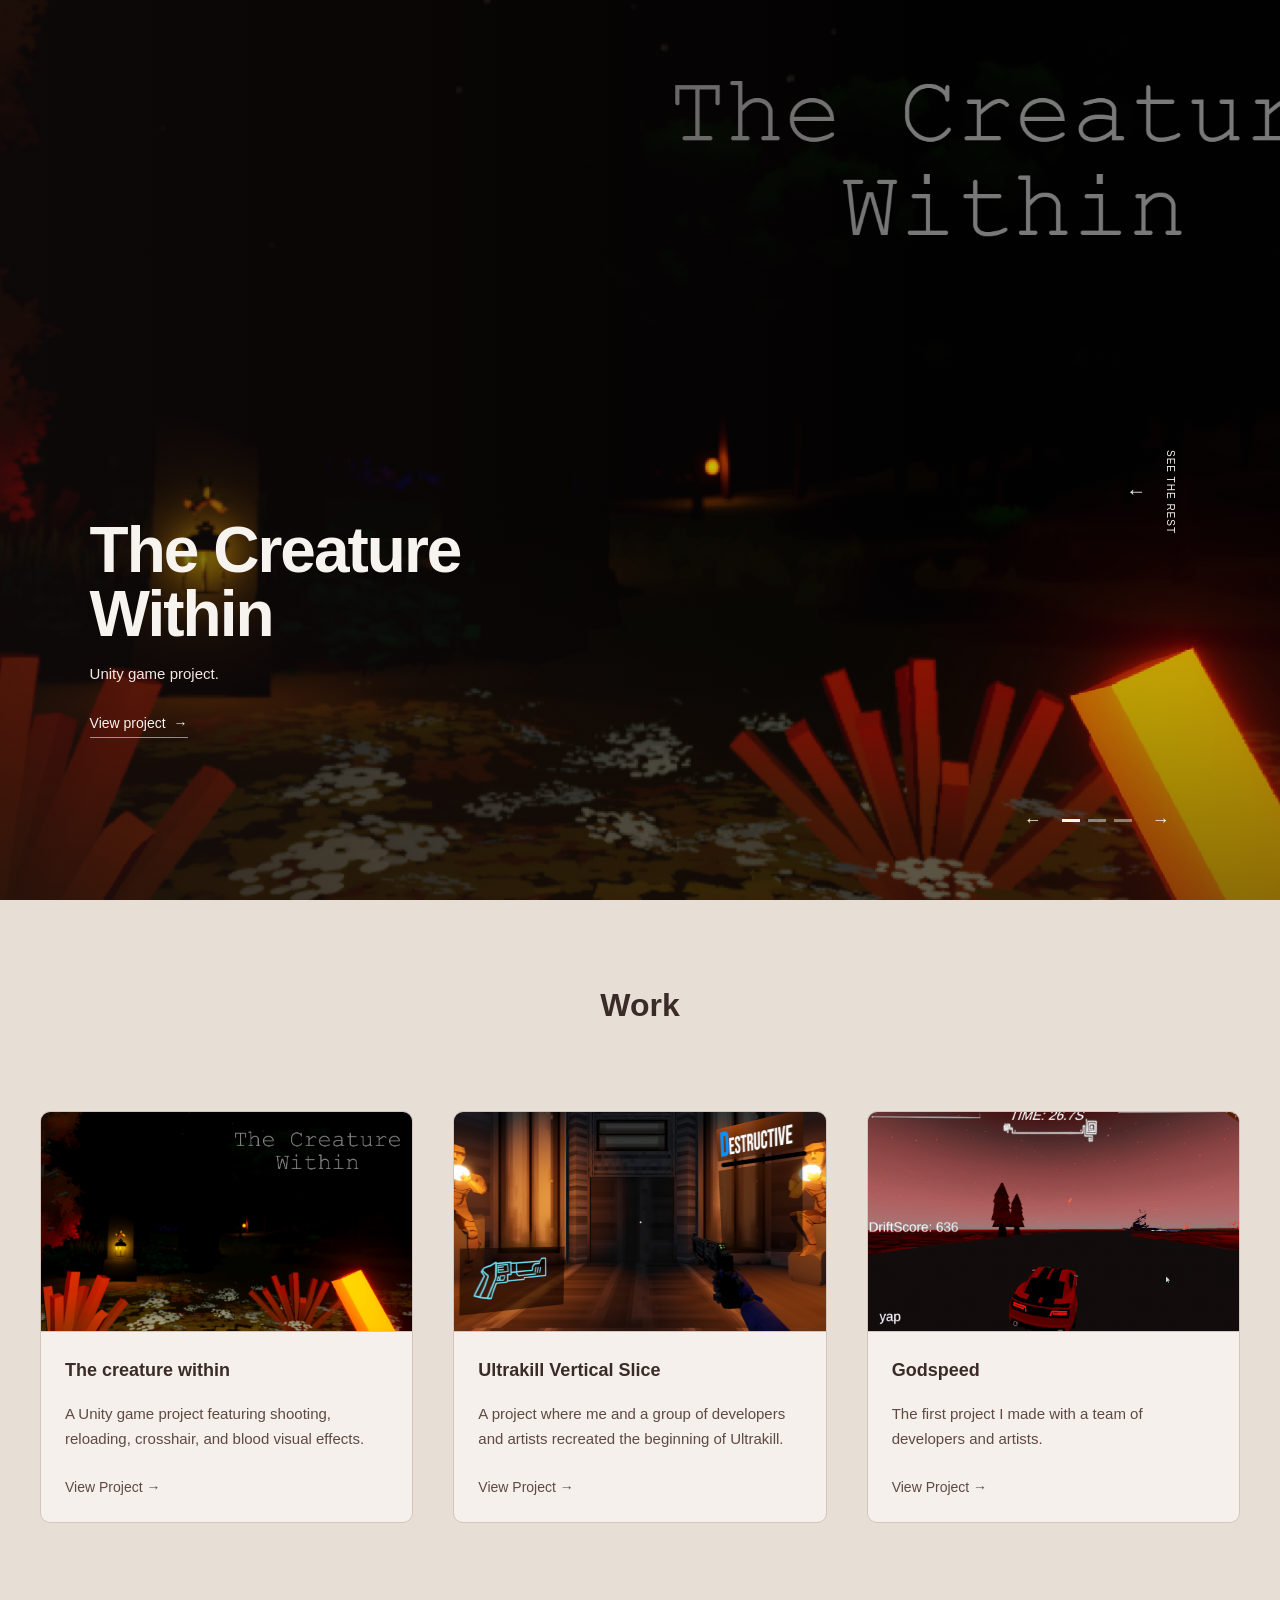
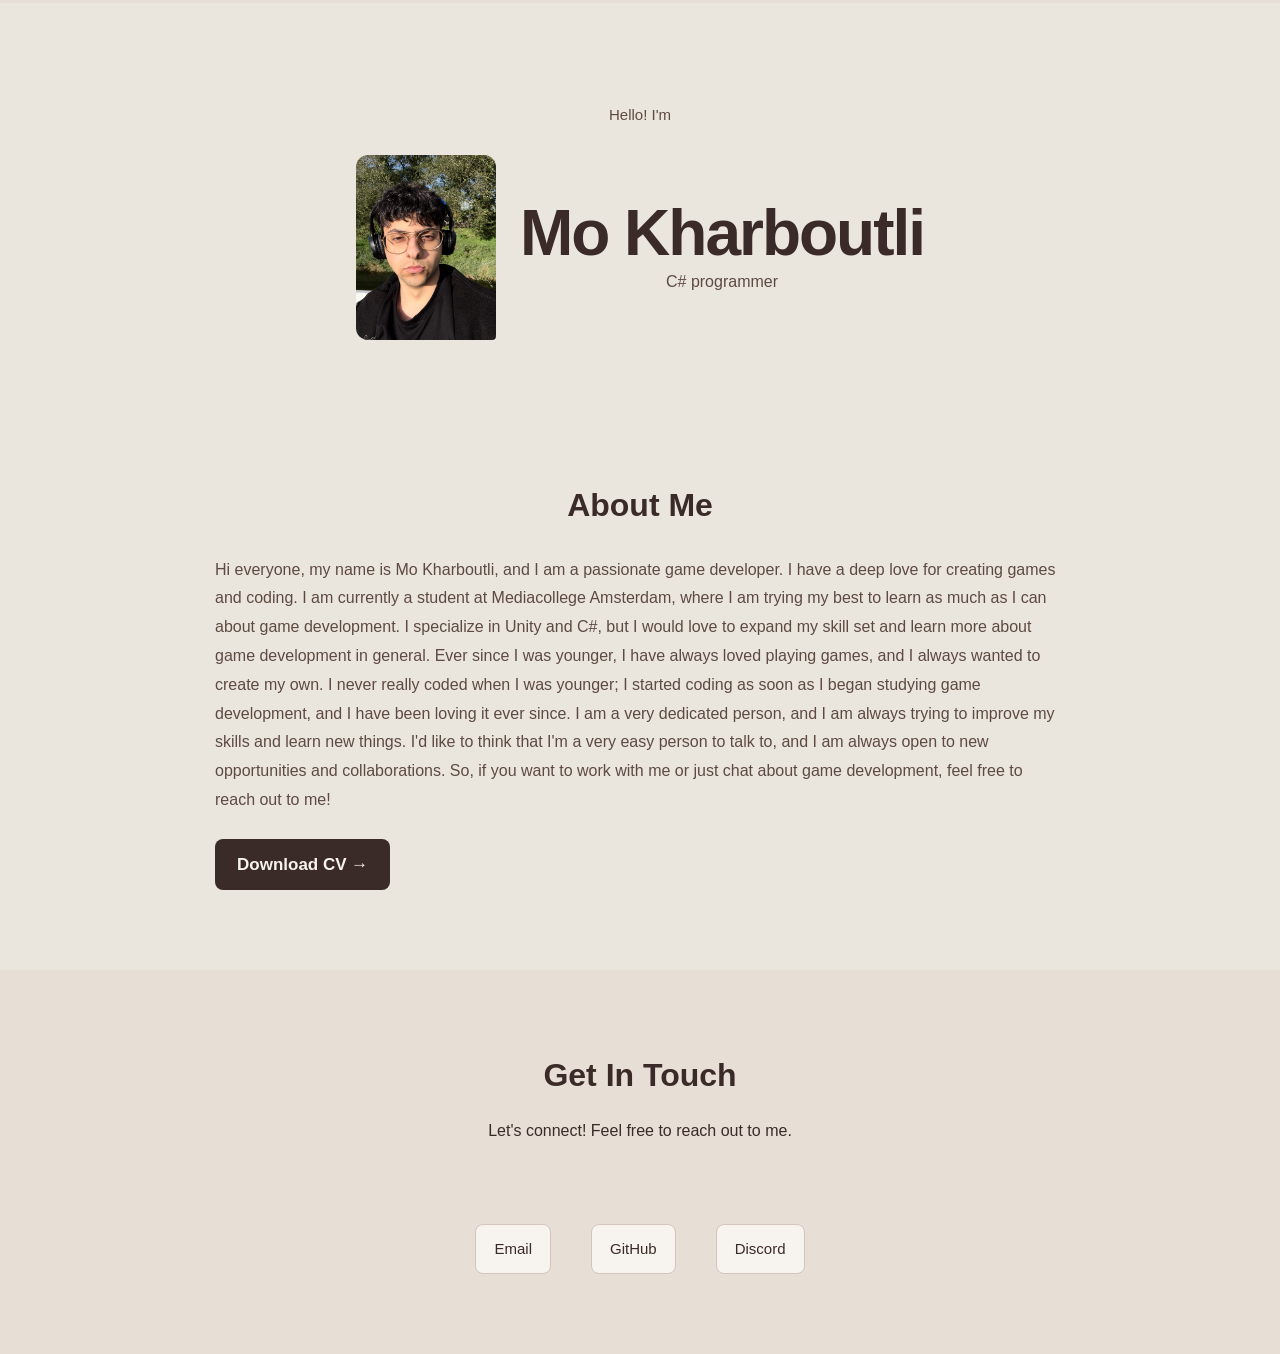
<file: index.html>
<!DOCTYPE html>
<html lang="en">
<head>
    <meta charset="UTF-8">
    <meta name="viewport" content="width=device-width, initial-scale=1.0">
    <title>Mo - Developer</title>
    <link rel="stylesheet" href="styles.css">
</head>
<body>
    <div class="lens-strip" aria-hidden="true"></div>

    <header>
        <a href="#" class="logo">Mo Kharboutli</a>
        <nav>
            <a href="#work">WORK</a>
            <a href="CV-2.pdf" target="_blank" rel="noopener noreferrer" download>CV</a>
            <a href="#about">ABOUT</a>
            <a href="#contact">CONTACT</a>
        </nav>
    </header>

    <main>
        <section class="hero" aria-label="Featured projects">
            <div class="project-carousel" id="projectCarousel" aria-live="polite">
                <article class="project-slide is-active">
                    <img src="TheCreatureWithin Banner.jpg" alt="The Creature Within game project">
                    <div class="project-slide-overlay"></div>
                    <div class="project-slide-content">
                        <!-- <p class="project-slide-kicker">01 / 03</p> -->
                        <h1>The Creature Within</h1>
                        <p>Unity game project.</p>
                        <a href="TheCreatureWithin.html" class="project-slide-link">View project <span aria-hidden="true">→</span></a>
                    </div>
                </article>
                <article class="project-slide">
                    <img src="imDSfbzdhbrdbage.png" alt="Ultrakill Vertical Slice game project">
                    <div class="project-slide-overlay"></div>
                    <div class="project-slide-content">
                        <!-- <p class="project-slide-kicker">02 / 03</p> -->
                        <h1>Ultrakill Vertical Slice</h1>
                        <p>Team project — Unity, C#.</p>
                        <a href="Verticalslice.html" class="project-slide-link">View project <span aria-hidden="true">→</span></a>
                    </div>
                </article>
                <article class="project-slide">
                    <img src="imdbrhrsreage.png" alt="Godspeed game project">
                    <div class="project-slide-overlay"></div>
                    <div class="project-slide-content">
                        <!-- <p class="project-slide-kicker">03 / 03</p> -->
                        <h1>Godspeed</h1>
                        <p>My first team project.</p>
                        <a href="Mythe.html" class="project-slide-link">View project <span aria-hidden="true">→</span></a>
                    </div>
                </article>
                <div class="carousel-controls">
                    <button class="carousel-arrow carousel-previous" type="button" aria-label="Previous project">←</button>
                    <div class="carousel-dots" role="tablist" aria-label="Featured projects">
                        <button class="carousel-dot is-active" type="button" role="tab" aria-selected="true" aria-label="Show The Creature Within"></button>
                        <button class="carousel-dot" type="button" role="tab" aria-selected="false" aria-label="Show Ultrakill Vertical Slice"></button>
                        <button class="carousel-dot" type="button" role="tab" aria-selected="false" aria-label="Show Godspeed"></button>
                    </div>
                    <button class="carousel-arrow carousel-next" type="button" aria-label="Next project">→</button>
                </div>
                <a class="scroll-prompt" href="#work">See the rest <span aria-hidden="true">↓</span></a>
            </div>
        </section>

        <section id="work" class="work-section">
            <div class="work-content">
                <h3>Work</h3>
                <div class="projects-grid">
                    <article class="project-card">
                        <div class="project-image">
                            <img src="TheCreatureWithin Banner.jpg" alt="The Creature Within game project">
                        </div>
                        <div class="project-info">
                            <h4>The creature within</h4>
                            <p>A Unity game project featuring shooting, reloading, crosshair, and blood visual effects.</p>
                            <a href="TheCreatureWithin.html" class="project-link">View Project →</a>
                        </div>
                    </article>
                    <article class="project-card">
                        <div class="project-image">
                            <img src="imDSfbzdhbrdbage.png" alt="Ultrakill Vertical Slice game project">
                        </div>
                        <div class="project-info">
                            <h4>Ultrakill Vertical Slice</h4>
                            <p>A project where me and a group of developers and artists recreated the beginning of Ultrakill.</p>
                            <a href="Verticalslice.html" class="project-link">View Project →</a>
                        </div>
                    </article>
                    <article class="project-card">
                        <div class="project-image">
                            <img src="imdbrhrsreage.png" alt="Godspeed game project">
                        </div>
                        <div class="project-info">
                            <h4>Godspeed</h4>
                            <p>The first project I made with a team of developers and artists.</p>
                            <a href="Mythe.html" class="project-link">View Project →</a>
                        </div>
                    </article>
                </div>
            </div>
        </section>

        <section class="intro-section" aria-label="Introduction">
            <div class="intro-content">
                <p class="intro-greeting">Hello! I'm</p>
                <div class="intro-name">
                    <img src="IMG_4874.jpg" alt="Portrait of Mo Kharboutli" width="160" height="210">
                    <div>
                        <h1>Mo Kharboutli</h1>
                        <p>C# programmer</p>
                    </div>
                </div>
            </div>
        </section>

        <section id="about" class="about-section">
            <div class="about-content">
                <h3>About Me</h3>
                <p>
                   Hi everyone, my name is Mo Kharboutli, and I am a passionate game developer. I have a deep love for creating games and coding. I am currently a student at Mediacollege Amsterdam, where I am trying my best to learn as much as I can about game development. I specialize in Unity and C#, but I would love to expand my skill set and learn more about game development in general.

                   Ever since I was younger, I have always loved playing games, and I always wanted to create my own. I never really coded when I was younger; I started coding as soon as I began studying game development, and I have been loving it ever since.

                   I am a very dedicated person, and I am always trying to improve my skills and learn new things. I'd like to think that I'm a very easy person to talk to, and I am always open to new opportunities and collaborations. So, if you want to work with me or just chat about game development, feel free to reach out to me!
                </p>
                <a href="CV-2.pdf" class="about-cv-link" download>Download CV →</a>
            </div>
        </section>

        <section id="contact" class="contact-section">
            <div class="contact-content">
                <h3>Get In Touch</h3>
                <p>Let's connect! Feel free to reach out to me.</p>
                <div class="contact-links">
                    <a href="mailto:38759@ma-web.nl" class="contact-link">
                        <span>Email</span>
                    </a>
                    <a href="https://github.com/MoKharbo" class="contact-link" target="_blank" rel="noopener noreferrer">
                        <span>GitHub</span>
                    </a>
                    <a href="https://discord.com/users/466296185611616267" class="contact-link" target="_blank" rel="noopener noreferrer">
                        <span>Discord</span>
                    </a>
                </div>
            </div>
        </section>
    </main>

    <script src="script.js"></script>
</body>
</html>
</file>
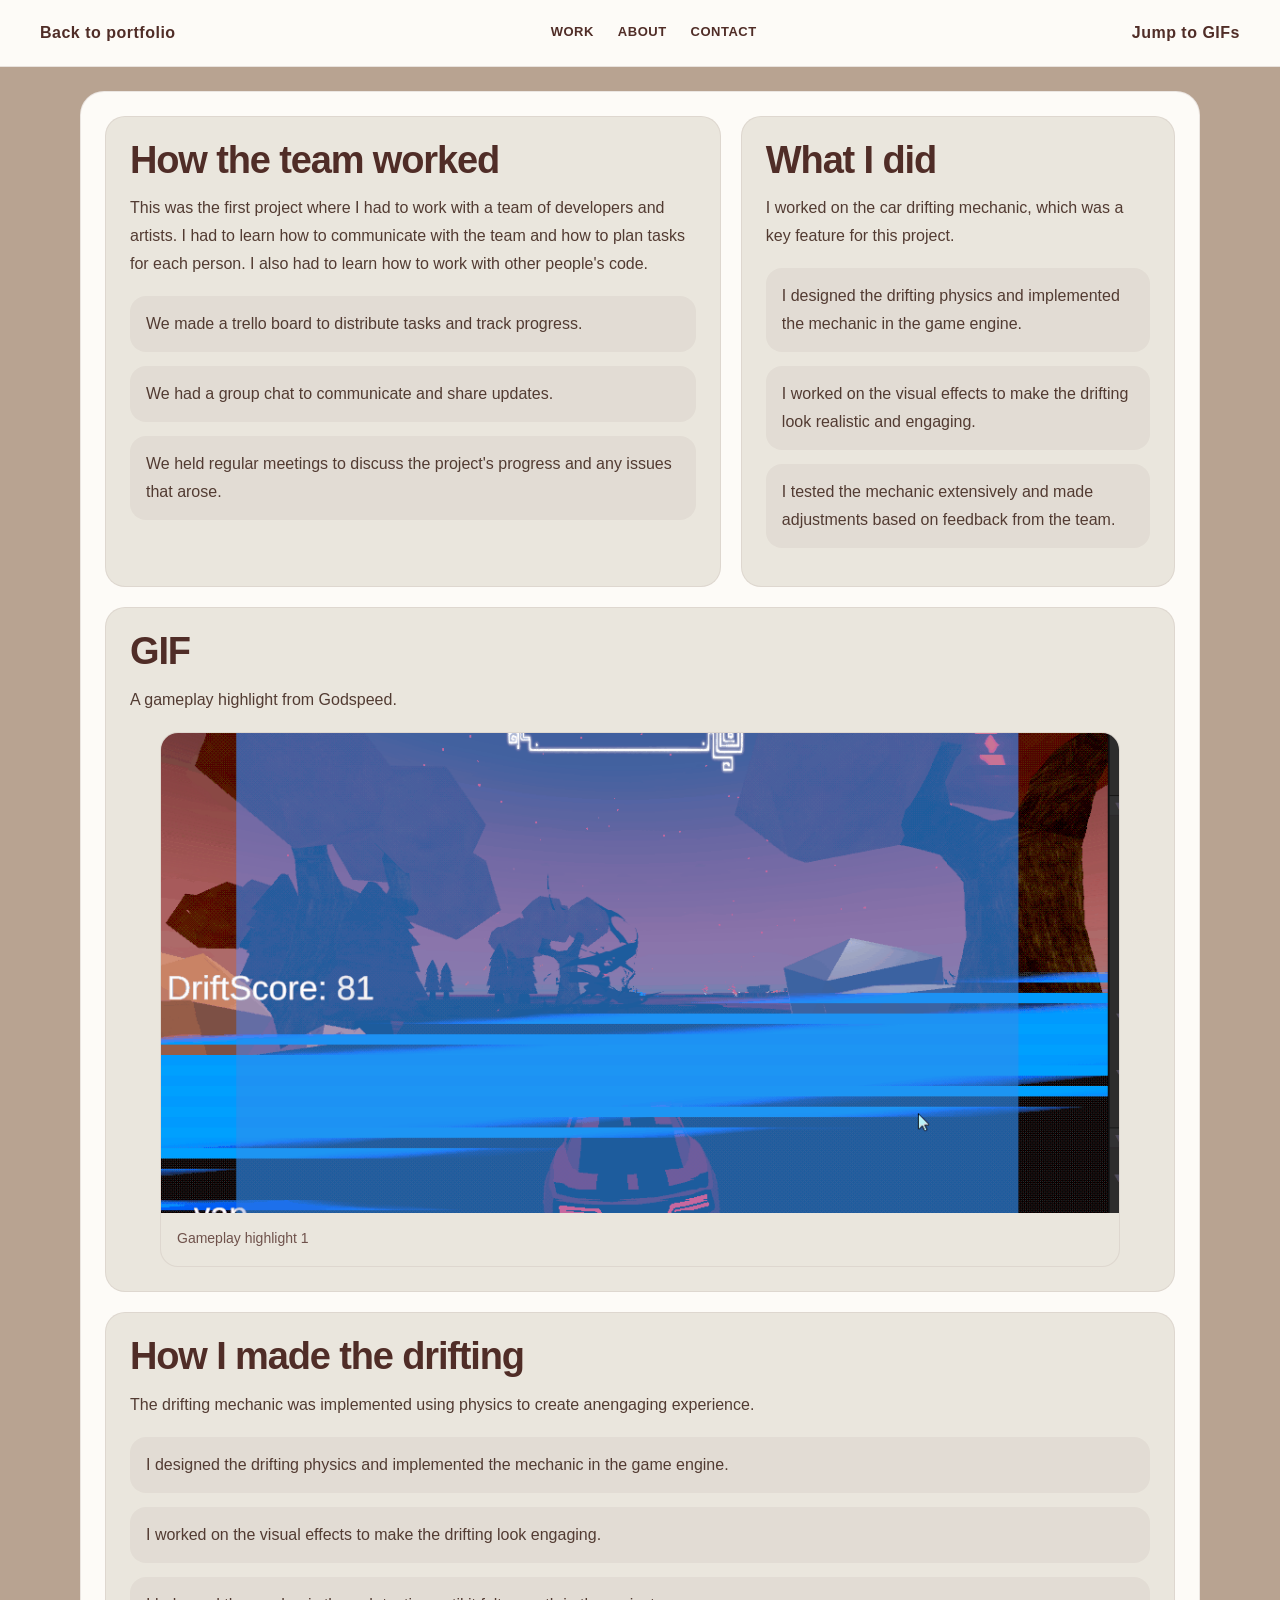
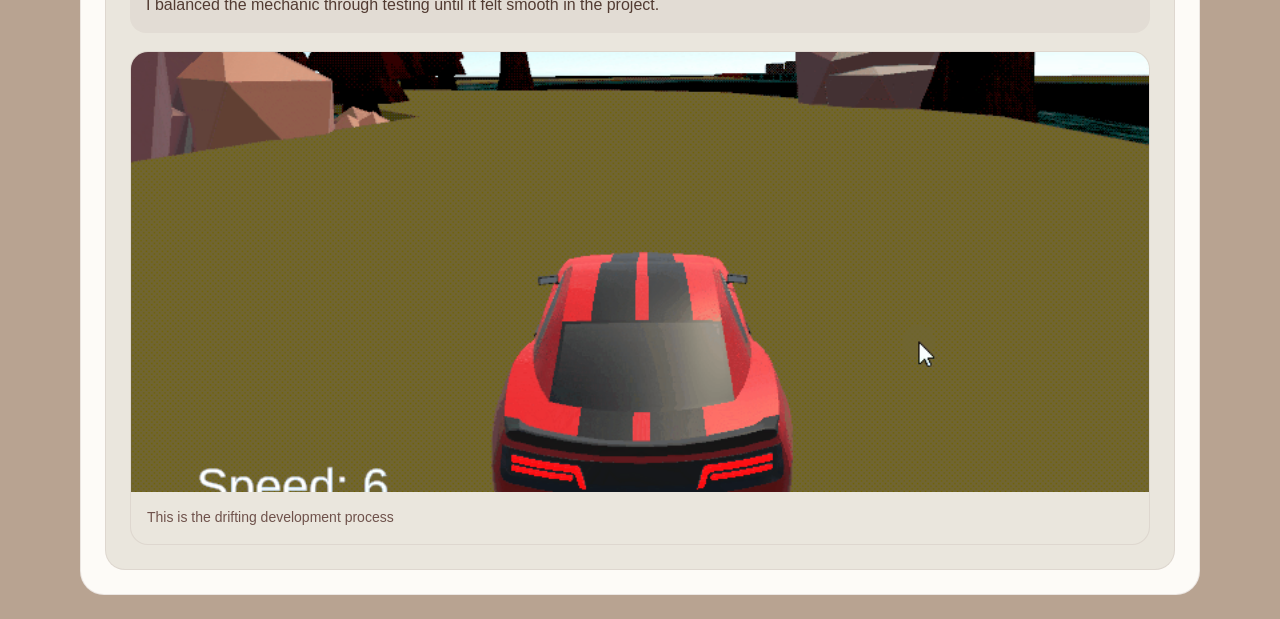
<file: Mythe.html>
<!DOCTYPE html>
<html lang="en">
<head>
	<meta charset="UTF-8">
	<meta name="viewport" content="width=device-width, initial-scale=1.0">
	<title>Godspeed</title>
	<link rel="stylesheet" href="styles.css">
	<style>
		.slice-page {
			min-height: 100vh;
			background: #b8a391;
			color: #502d27;
		}

		.slice-header {
			position: sticky;
			top: 0;
			z-index: 10;
			display: flex;
			justify-content: space-between;
			align-items: center;
			gap: 24px;
			padding: 20px 40px;
			background: #fdfbf7;
			border-bottom: 1px solid rgba(80, 45, 39, 0.12);
			opacity: 1;
			visibility: visible;
			transform: none;
			pointer-events: auto;
		}

		.slice-header a {
			color: #502d27;
			text-decoration: none;
			font-weight: 600;
			letter-spacing: 0.5px;
		}

		.slice-header nav {
			display: flex;
			gap: 24px;
			opacity: 1;
			visibility: visible;
			transform: none;
		}

		.slice-page .slice-header nav a {
			color: #502d27;
		}

		.slice-section {
			width: min(1120px, calc(100% - 32px));
			margin: 24px auto;
			background: #fdfbf7;
			border: 1px solid rgba(80, 45, 39, 0.1);
			border-radius: 24px;
		}

		.slice-section h2 {
			line-height: 1.05;
			letter-spacing: -0.03em;
			color: #502d27;
		}
		.slice-card p,
		.slice-list li {
			font-size: 16px;
			line-height: 1.75;
			color: #523b32;
		}

		.slice-meta {
			display: flex;
			gap: 12px;
			flex-wrap: wrap;
			margin-top: 24px;
		}

		.pill {
			display: inline-flex;
			align-items: center;
			padding: 10px 14px;
			border-radius: 999px;
			background: rgba(80, 45, 39, 0.08);
			color: #502d27;
			font-size: 13px;
			font-weight: 600;
		}

		.slice-grid {
			display: grid;
			grid-template-columns: repeat(12, 1fr);
			gap: 20px;
			padding: 24px;
		}

		.slice-card {
			background: #eae6dd;
			border: 1px solid rgba(80, 45, 39, 0.08);
			border-radius: 20px;
			padding: 24px;
		}

		.slice-section h2 {
			font-size: clamp(26px, 3vw, 38px);
			margin-bottom: 14px;
		}

		.team-card {
			grid-column: span 7;
		}

		.role-card {
			grid-column: span 5;
		}

		.gifs-card {
			grid-column: 1 / -1;
		}

		.shooting-card {
			grid-column: 1 / -1;
		}

		.slice-list {
			list-style: none;
			display: grid;
			gap: 14px;
			margin-top: 18px;
		}

		.slice-list li {
			padding: 14px 16px;
			border-radius: 16px;
			background: rgba(80, 45, 39, 0.05);
		}

		.gif-grid {
			display: grid;
			grid-template-columns: 1fr;
			justify-items: center;
			gap: 18px;
			margin-top: 18px;
		}

		.gif-item {
			overflow: hidden;
			border-radius: 18px;
			background: #eae6dd;
			border: 1px solid rgba(80, 45, 39, 0.08);
			width: 100%;
			max-width: 960px;
		}

		.gif-item img {
			width: 100%;
			height: 480px;
			object-fit: cover;
			display: block;
		}

		.gif-caption {
			padding: 14px 16px 16px;
			font-size: 14px;
			color: rgba(80, 45, 39, 0.8);
		}

		.note {
			margin-top: 14px;
			font-size: 14px;
			color: rgba(80, 45, 39, 0.72);
		}

		@media (max-width: 860px) {
			.slice-header {
				padding: 16px 20px;
				flex-direction: column;
				align-items: flex-start;
			}

			.slice-section {
				width: min(1120px, calc(100% - 20px));
				margin: 16px auto;
			}

			.slice-grid {
				grid-template-columns: 1fr;
				padding: 18px;
			}

			.team-card,
			.role-card,
			.gifs-card {
				grid-column: auto;
			}

			.gif-item img {
				height: 320px;
			}
		}

		.shooting-preview {
			margin-top: 18px;
			border-radius: 18px;
			overflow: hidden;
			border: 1px solid rgba(80, 45, 39, 0.08);
			background: #eae6dd;
		}

		.shooting-preview img {
			width: 100%;
			height: 440px;
			object-fit: cover;
			display: block;
		}

		.shooting-preview-caption {
			padding: 14px 16px 16px;
			font-size: 14px;
			color: rgba(80, 45, 39, 0.8);
		}

		.process-picture {
			margin-top: 18px;
			border-radius: 18px;
			overflow: hidden;
			border: 1px solid rgba(80, 45, 39, 0.08);
			background: #eae6dd;
		}

		.process-picture img {
			width: 100%;
			height: 580px;
			object-fit: cover;
			display: block;
		}

		.process-picture-caption {
			padding: 14px 16px 16px;
			font-size: 14px;
			color: rgba(80, 45, 39, 0.8);
		}

		@media (max-width: 860px) {
			.shooting-preview img {
				height: 320px;
			}

			.process-picture img {
				height: 440px;
			}
		}
	</style>
</head>
<body class="slice-page">
	<header class="slice-header">
		<a href="index.html">Back to portfolio</a>
		<nav aria-label="Portfolio navigation">
			<a href="index.html#work">Work</a>
			<a href="index.html#about">About</a>
			<a href="index.html#contact">Contact</a>
		</nav>
		<a href="#gifs">Jump to GIFs</a>
	</header>

	<main>
		<section class="slice-section">
			<div class="slice-grid">
				<article class="slice-card team-card">
					<h2>How the team worked</h2>
					<p>
						This was the first project where I had to work with a team of developers and artists. I had to learn how to communicate with the team and how to plan tasks for each person. I also had to learn how to work with other people's code.
					</p>
					<ul class="slice-list">
						<li>We made a trello board to distribute tasks and track progress.</li>
						<li>We had a group chat to communicate and share updates.</li>
						<li>We held regular meetings to discuss the project's progress and any issues that arose.</li>
					</ul>
				</article>

				<article class="slice-card role-card">
					<h2>What I did</h2>
					<p>
						I worked on the car drifting mechanic, which was a key feature for this project.
					</p>
					<ul class="slice-list">
						<li>I designed the drifting physics and implemented the mechanic in the game engine.</li>
						<li>I worked on the visual effects to make the drifting look realistic and engaging.</li>
						<li>I tested the mechanic extensively and made adjustments based on feedback from the team.</li>
					</ul>
					<p class="note">
					</p>
				</article>

				<article class="slice-card gifs-card" id="gifs">
					<h2>GIF</h2>
					<p>A gameplay highlight from Godspeed.</p>
					<div class="gif-grid">
						<figure class="gif-item">
							<img src="dgdfhfhfdgh.gif" alt="Vertical slice gameplay GIF">
							<figcaption class="gif-caption">Gameplay highlight 1</figcaption>
						</figure>
					</div>
				</article>

				<article class="slice-card shooting-card">
					<h2>How I made the drifting</h2>
					<p>
						The drifting mechanic was implemented using physics to create anengaging experience.
					</p>
					<ul class="slice-list">
						<li>I designed the drifting physics and implemented the mechanic in the game engine.</li>
						<li>I worked on the visual effects to make the drifting look engaging.</li>
						<li>I balanced the mechanic through testing until it felt smooth in the project.</li>
					</ul>
					<div class="shooting-preview">
						<img src="Godspeedgifdev.gif" alt="Drifting GIF">
						<div class="shooting-preview-caption">This is the drifting development process</div>
					</div>
				</article> 

			</div>
		</section>
	</main>
</body>
</html>
</file>
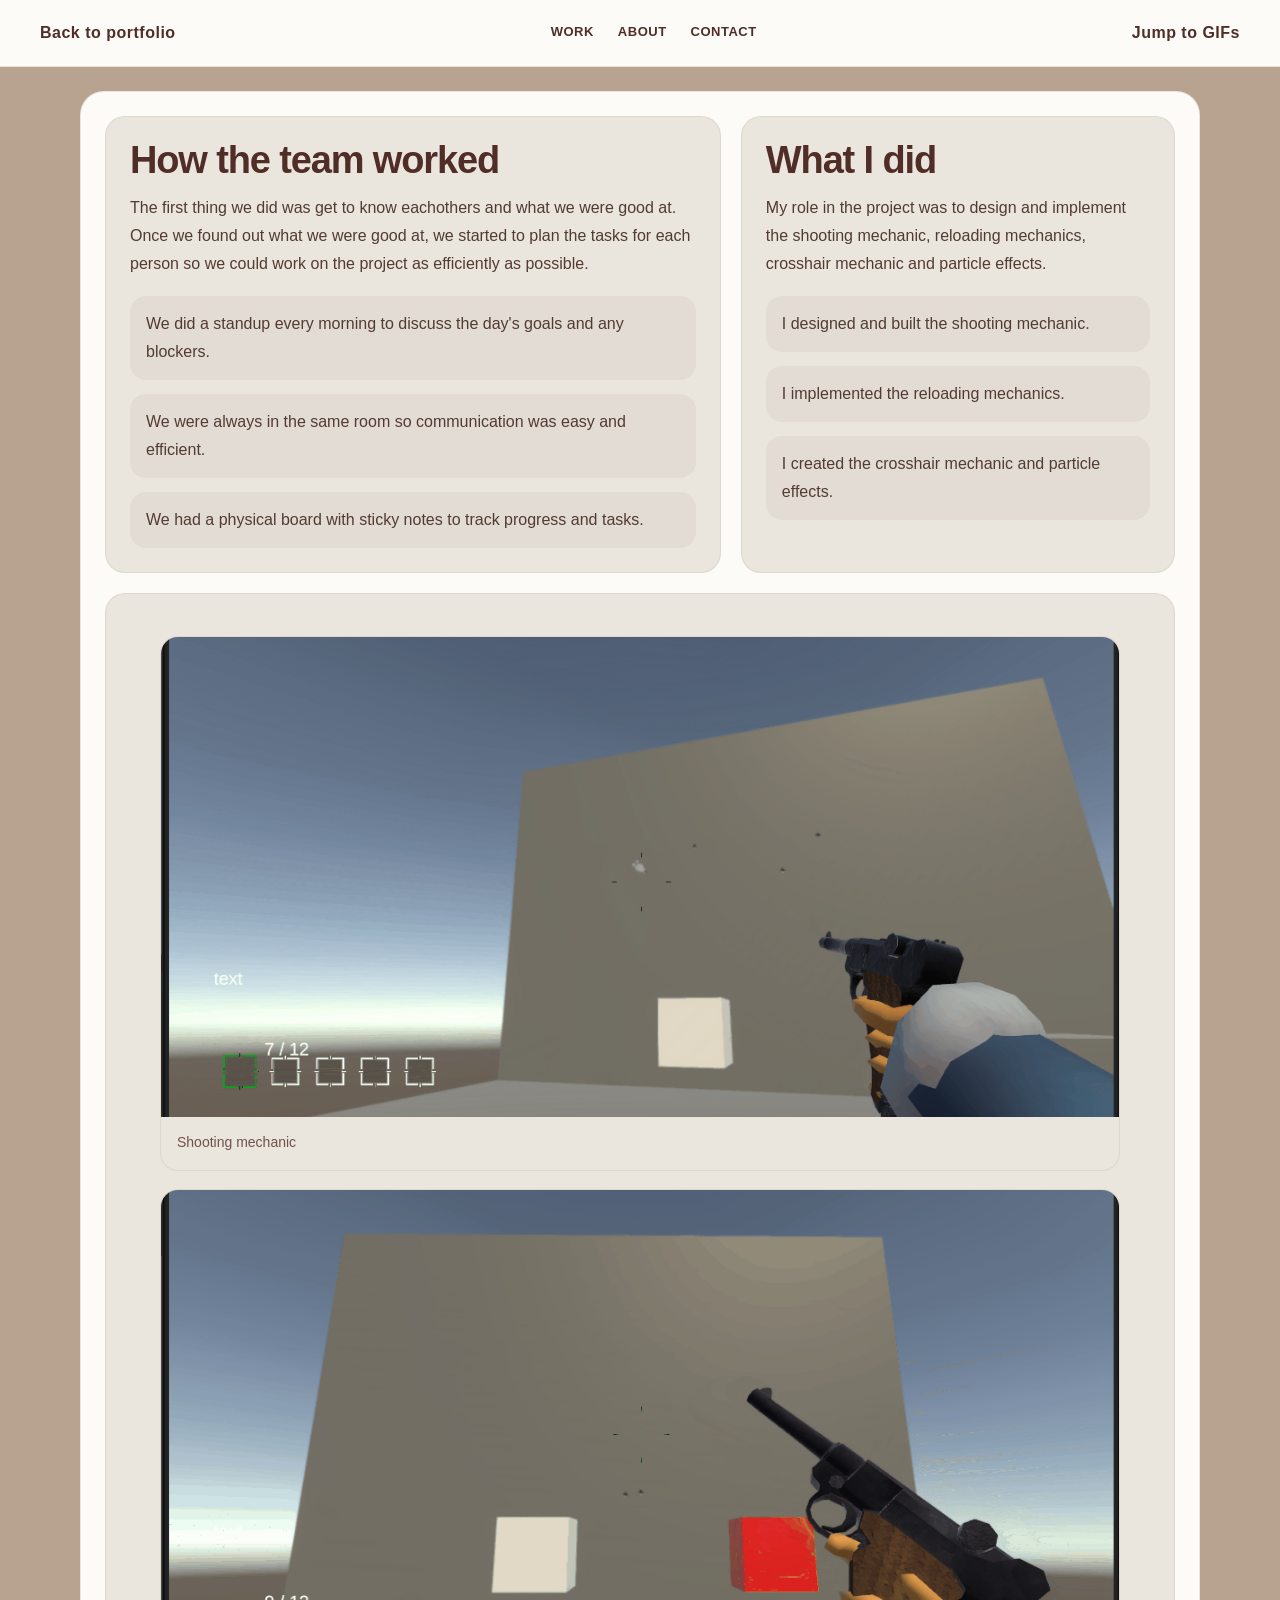
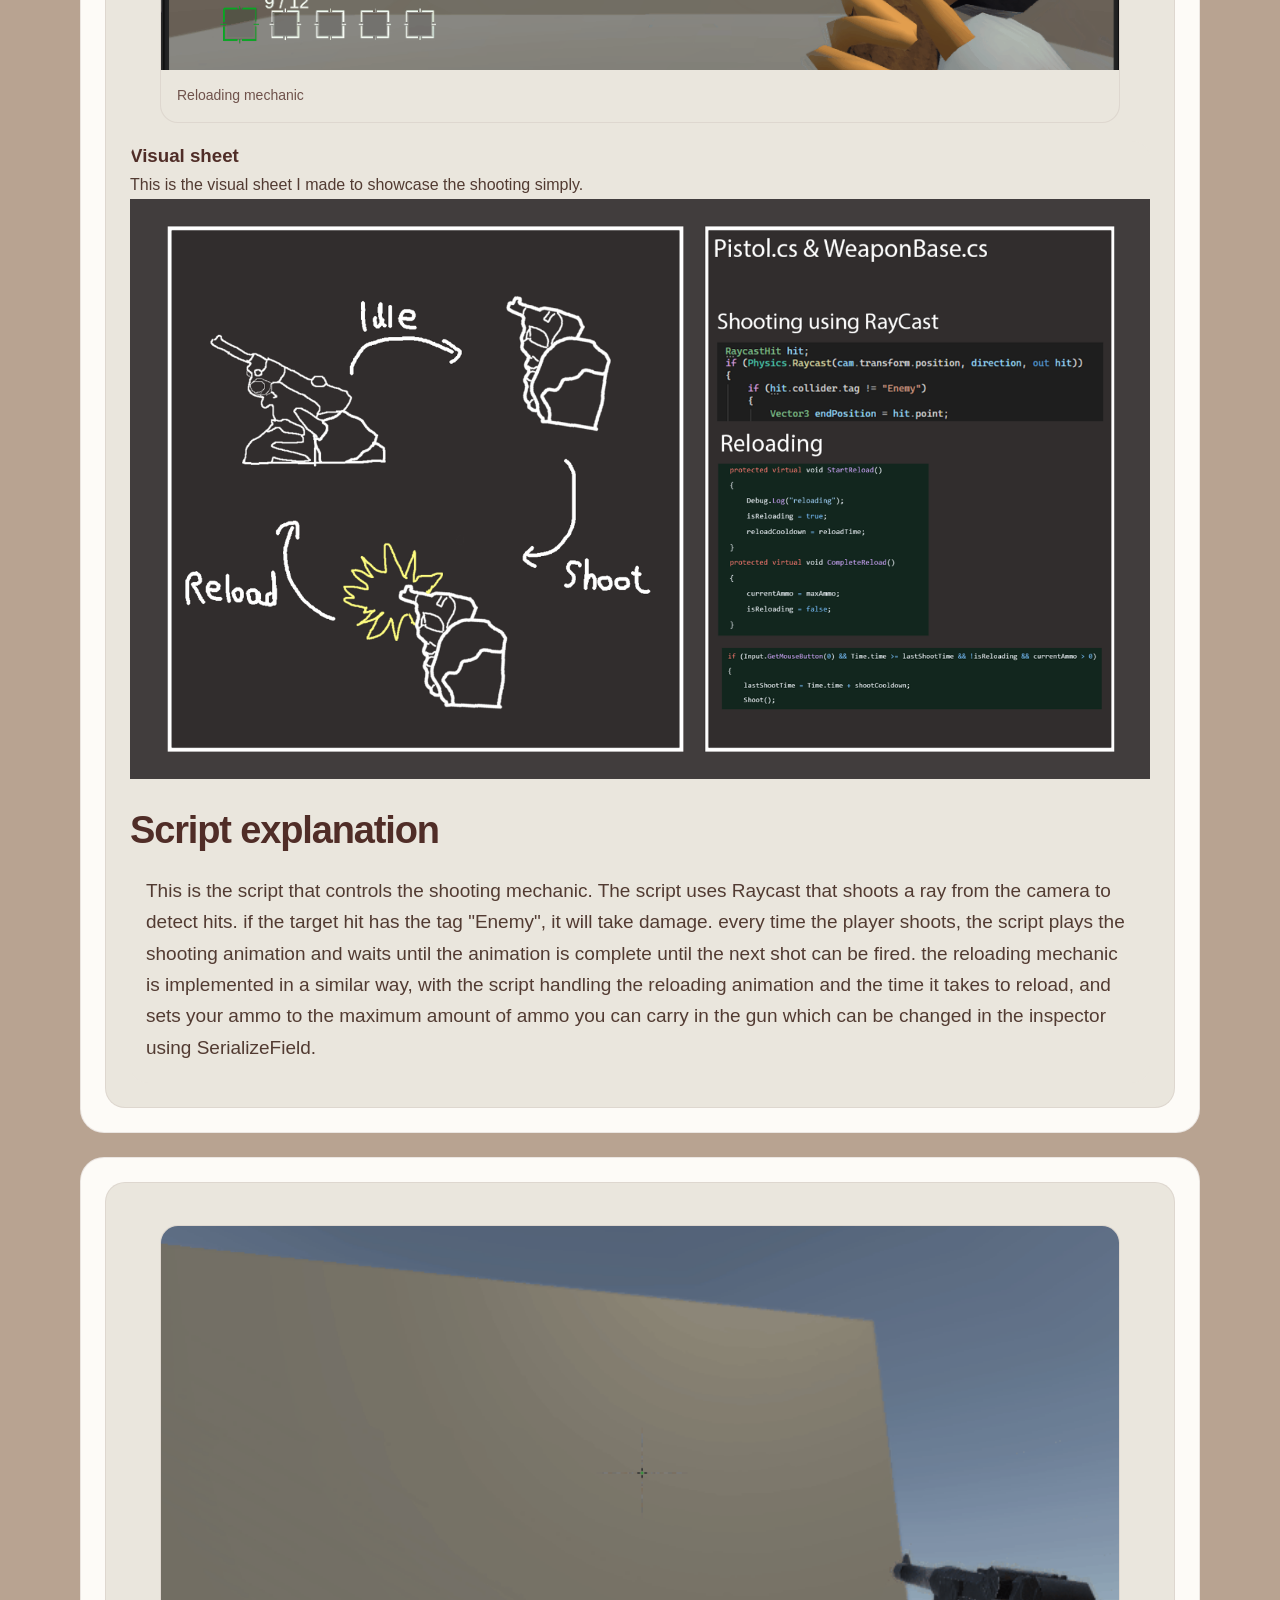
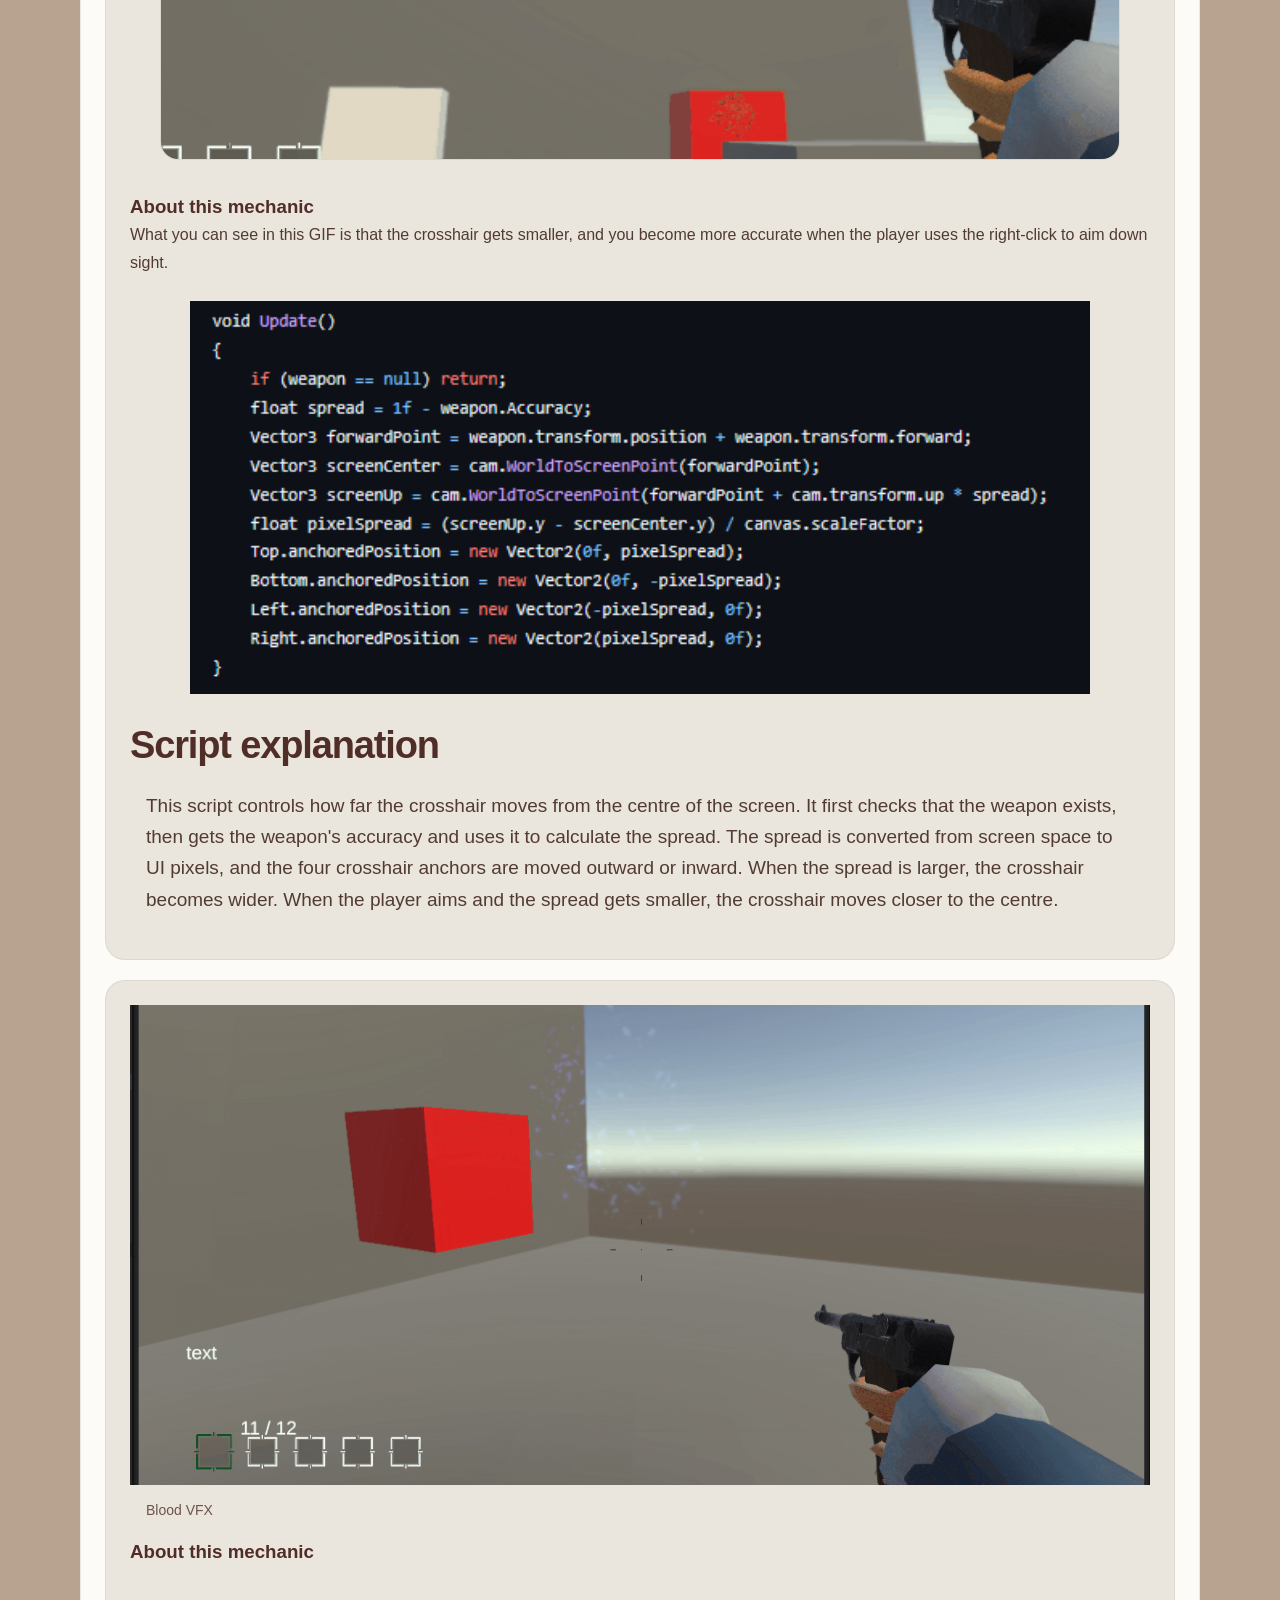
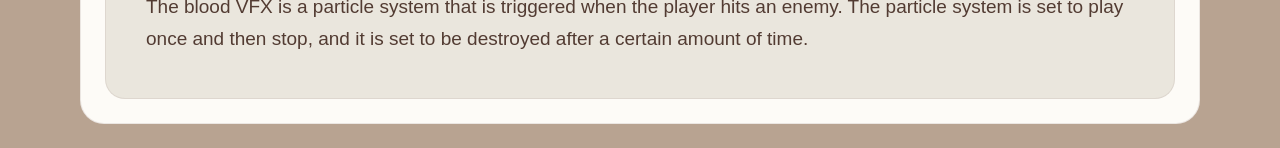
<file: TheCreatureWithin.html>
<!DOCTYPE html>
<html lang="en">
<head>
	<meta charset="UTF-8">
	<meta name="viewport" content="width=device-width, initial-scale=1.0">
	<title>The Creature Within</title>
	<link rel="stylesheet" href="styles.css">
	<style>
		.slice-page {
			min-height: 100vh;
			background: #b8a391;
			color: #502d27;
		}

		.slice-header {
			position: sticky;
			top: 0;
			z-index: 10;
			display: flex;
			justify-content: space-between;
			align-items: center;
			gap: 24px;
			padding: 20px 40px;
			background: #fdfbf7;
			border-bottom: 1px solid rgba(80, 45, 39, 0.12);
			opacity: 1;
			visibility: visible;
			transform: none;
			pointer-events: auto;
		}

		.slice-header a {
			color: #502d27;
			text-decoration: none;
			font-weight: 600;
			letter-spacing: 0.5px;
		}

		.slice-header nav {
			display: flex;
			gap: 24px;
			opacity: 1;
			visibility: visible;
			transform: none;
		}

		.slice-page .slice-header nav a {
			color: #502d27;
		}

		.slice-section {
			width: min(1120px, calc(100% - 32px));
			margin: 24px auto;
			background: #fdfbf7;
			border: 1px solid rgba(80, 45, 39, 0.1);
			border-radius: 24px;
		}

		.slice-section h2 {
			line-height: 1.05;
			letter-spacing: -0.03em;
			color: #502d27;
		}
		.slice-card p,
		.slice-list li {
			font-size: 16px;
			line-height: 1.75;
			color: #523b32;
		}

		.slice-meta {
			display: flex;
			gap: 12px;
			flex-wrap: wrap;
			margin-top: 24px;
		}

		.pill {
			display: inline-flex;
			align-items: center;
			padding: 10px 14px;
			border-radius: 999px;
			background: rgba(80, 45, 39, 0.08);
			color: #502d27;
			font-size: 13px;
			font-weight: 600;
		}

		.slice-grid {
			display: grid;
			grid-template-columns: repeat(12, 1fr);
			gap: 20px;
			padding: 24px;
		}

		.slice-card {
			background: #eae6dd;
			border: 1px solid rgba(80, 45, 39, 0.08);
			border-radius: 20px;
			padding: 24px;
		}

		.slice-section h2 {
			font-size: clamp(26px, 3vw, 38px);
			margin-bottom: 14px;
		}

		.team-card {
			grid-column: span 7;
		}

		.role-card {
			grid-column: span 5;
		}

		.gifs-card {
			grid-column: 1 / -1;
		}

		.shooting-card {
			grid-column: 1 / -1;
		}

		.text-card {
			grid-column: 1 / -1;
		}

		.text-card p {
			font-size: 22px;
			line-height: 1.6;
		}

		.blood-vfx {
			display: block;
			width: 100%;
			height: 480px;
			object-fit: cover;
		}

		.slice-list {
			list-style: none;
			display: grid;
			gap: 14px;
			margin-top: 18px;
		}

		.slice-list li {
			padding: 14px 16px;
			border-radius: 16px;
			background: rgba(80, 45, 39, 0.05);
		}

		.gif-grid {
			display: grid;
			grid-template-columns: 1fr;
			justify-items: center;
			gap: 18px;
			margin-top: 18px;
		}

		.gif-item {
			overflow: hidden;
			border-radius: 18px;
			background: #eae6dd;
			border: 1px solid rgba(80, 45, 39, 0.08);
			width: 100%;
			max-width: 960px;
		}

		.gif-item img {
			width: 100%;
			height: 480px;
			object-fit: cover;
			display: block;
		}

		.crosshair-gif {
			transform: scale(1.55) !important;
			object-position: center;
		}

		.gif-caption {
			padding: 14px 16px 16px;
			font-size: 14px;
			color: rgba(80, 45, 39, 0.8);
		}

		.note {
			margin-top: 14px;
			font-size: 14px;
			color: rgba(80, 45, 39, 0.72);
		}

		@media (max-width: 860px) {
			.slice-header {
				padding: 16px 20px;
				flex-direction: column;
				align-items: flex-start;
			}

			.slice-section {
				width: min(1120px, calc(100% - 20px));
				margin: 16px auto;
			}

			.slice-grid {
				grid-template-columns: 1fr;
				padding: 18px;
			}

			.team-card,
			.role-card,
			.gifs-card {
				grid-column: auto;
			}

			.gif-item img {
				height: 320px;
			}
		}

		.shooting-preview {
			margin-top: 18px;
			border-radius: 18px;
			overflow: hidden;
			border: 1px solid rgba(80, 45, 39, 0.08);
			background: #eae6dd;
		}

		.shooting-preview img {
			width: 100%;
			height: 440px;
			object-fit: cover;
			display: block;
		}

		.shooting-preview-caption {
			padding: 14px 16px 16px;
			font-size: 14px;
			color: rgba(80, 45, 39, 0.8);
		}

		.process-picture {
			margin-top: 18px;
			border-radius: 18px;
			overflow: hidden;
			background: #eae6dd;
		}

		.process-picture img {
			width: 100%;
			height: 580px;
			object-fit: cover;
			display: block;
		}

		.process-picture-caption {
			padding: 14px 16px 16px;
			font-size: 14px;
			color: rgba(80, 45, 39, 0.8);
		}

		.process-picture-description {
			margin: 24px 16px 20px;
			font-size: 20px;
			line-height: 1.6;
			color: #523b32;
		}

		.process-picture > h2 {
			margin-top: 32px;
		}

		.slice-card p.ExplanationShooting {
			margin: 24px 16px 20px;
			font-size: 19px;
			line-height: 1.65;
			color: #523b32;
		}

		.crosshair-description {
			margin-top: 32px;
		}

		.crosshair-description h2 {
			margin-top: 32px;
			margin-bottom: 24px;
		}

		.crosshair-description .code-image {
			display: block;
			width: min(100%, 900px);
			height: auto;
			margin: 24px auto 0;
		}

		@media (max-width: 860px) {
			.shooting-preview img {
				height: 320px;
			}

			.process-picture img {
				height: 440px;
			}
		}
	</style>
</head>
<body class="slice-page">
	<header class="slice-header">
		<a href="index.html">Back to portfolio</a>
		<nav aria-label="Portfolio navigation">
			<a href="index.html#work">Work</a>
			<a href="index.html#about">About</a>
			<a href="index.html#contact">Contact</a>
		</nav>
		<a href="#gifs">Jump to GIFs</a>
	</header>

	<main>
		<section class="slice-section">
			<div class="slice-grid">
				<article class="slice-card team-card">
					<h2>How the team worked</h2>
					<p>
						The first thing we did was get to know eachothers and what we were good at. Once we found out what we were good at, we started to plan the tasks for each person so we could work on the project as efficiently as possible.
					</p>
					<ul class="slice-list">
						<li>We did a standup every morning to discuss the day's goals and any blockers.</li>
						<li>We were always in the same room so communication was easy and efficient.</li>
						<li>We had a physical board with sticky notes to track progress and tasks.</li>
					</ul>
				</article>

				<article class="slice-card role-card">
					<h2>What I did</h2>
					<p>
						My role in the project was to design and implement the shooting mechanic, reloading mechanics, crosshair mechanic and particle effects.
					</p>
					<ul class="slice-list">
						<li>I designed and built the shooting mechanic.</li>
						<li>I implemented the reloading mechanics.</li>
						<li>I created the crosshair mechanic and particle effects.</li>
					</ul>
					<p class="note">
					</p>
				</article>

				<article class="slice-card gifs-card" id="gifs">
					<!--<h2>GIF</h2>-->
					<p></p>
					<div class="gif-grid">
						<figure class="gif-item">
							<img src="ShootingGIFBO2.gif" alt="Vertical slice gameplay GIF">
							<figcaption class="gif-caption">Shooting mechanic</figcaption>
						</figure>
						<figure class="gif-item">
							<img src="ShootingGIFBOReloading.gif" alt="Reloading gameplay GIF">
							<figcaption class="gif-caption">Reloading mechanic</figcaption>
						</figure>
					</div>
					<div class="process-picture">
						<h3>Visual sheet</h3>
						<p>This is the visual sheet I made to showcase the shooting simply.</p>
						<img src="Picture3sheet.png" alt="Visual sheet for the shooting mechanic">
						<!--<div class="process-picture-caption">Visual sheet</div>-->
						<h2>Script explanation</h2>
						<p class="ExplanationShooting">This is the script that controls the shooting mechanic. The script uses Raycast that shoots a ray from the camera to detect hits. if the target hit has the tag "Enemy", it will take damage. every time the player shoots, the script plays the shooting animation and waits until the animation is complete until the next shot can be fired. the reloading mechanic is implemented in a similar way, with the script handling the reloading animation and the time it takes to reload, and sets your ammo to the maximum amount of ammo you can carry in the gun which can be changed in the inspector using SerializeField.</p>
					</div>
				</article>

			</div>
		</section>

		<section class="slice-section">	
			<div class="slice-grid">
				<article class="slice-card gifs-card" id="additional-gifs">
					<!-- <h2>GIF</h2> -->
					<p></p>
					<div class="gif-grid">
						<figure class="gif-item">
							<img class="crosshair-gif" src="ShootingGIFBOCrosshair.gif" alt="Crosshair gameplay GIF">
							<figcaption class="gif-caption">Shooting mechanic</figcaption>
						</figure>
					</div>
					<div class="crosshair-description">
						<h3>About this mechanic</h3>
						<p>
							What you can see in this GIF is that the crosshair gets smaller, and you become more accurate when the player uses the right-click to aim down sight.
						</p>
						<img class="code-image" src="imerveveveererage.png" alt="Crosshair mechanic code">
						<h2>Script explanation</h2>
						<p class="ExplanationShooting">
							This script controls how far the crosshair moves from the centre of the screen. It first checks that the weapon exists, then gets the weapon's accuracy and uses it to calculate the spread. The spread is converted from screen space to UI pixels, and the four crosshair anchors are moved outward or inward. When the spread is larger, the crosshair becomes wider. When the player aims and the spread gets smaller, the crosshair moves closer to the centre.
						</p>
					</div>
				</article>

				<article class="slice-card text-card">
					<img class="blood-vfx" src="BloodVFX.gif" alt="Blood visual effects gameplay GIF">
					<div class="process-picture-caption">Blood VFX</div>
					<h3>About this mechanic</h3>
					<p class="ExplanationShooting">
						The blood VFX is a particle system that is triggered when the player hits an enemy. The particle system is set to play once and then stop, and it is set to be destroyed after a certain amount of time. </p>
				</article>
			</div>
		</section>
	</main>
</body>
</html>
</file>
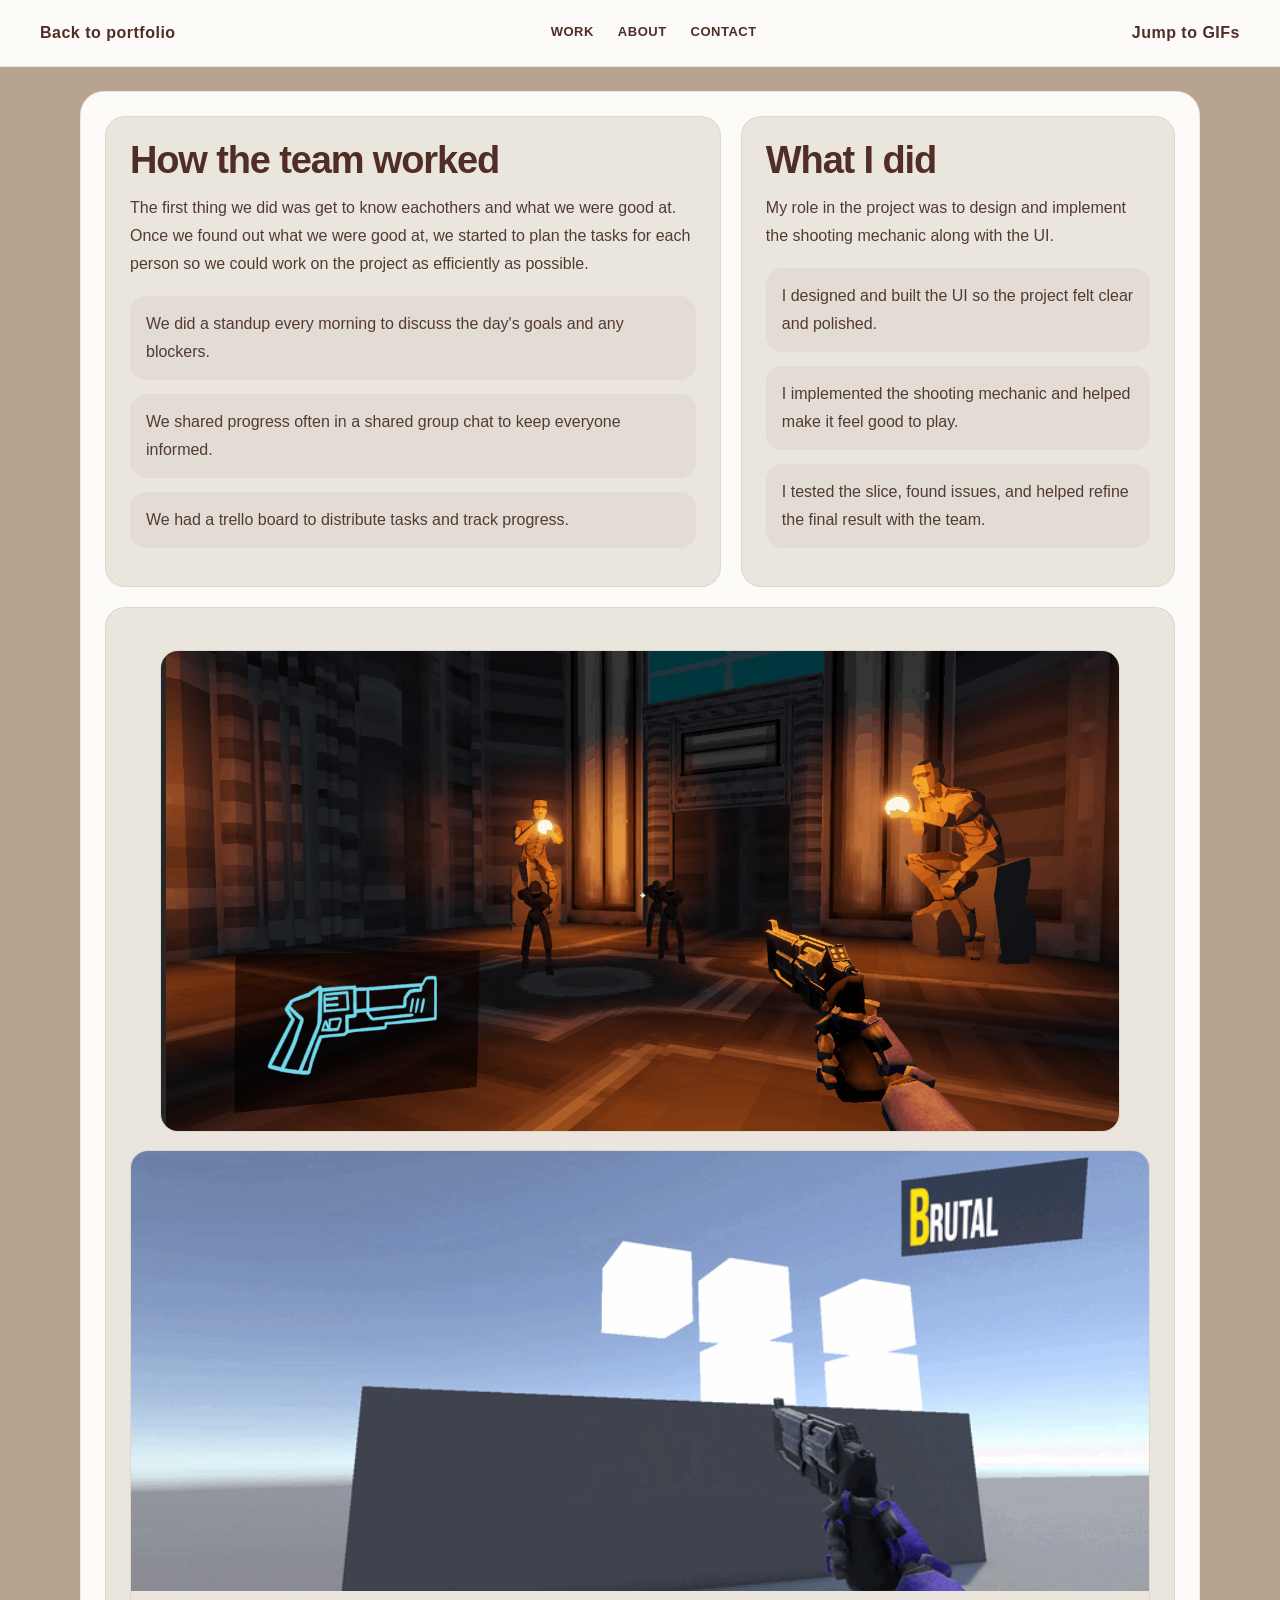
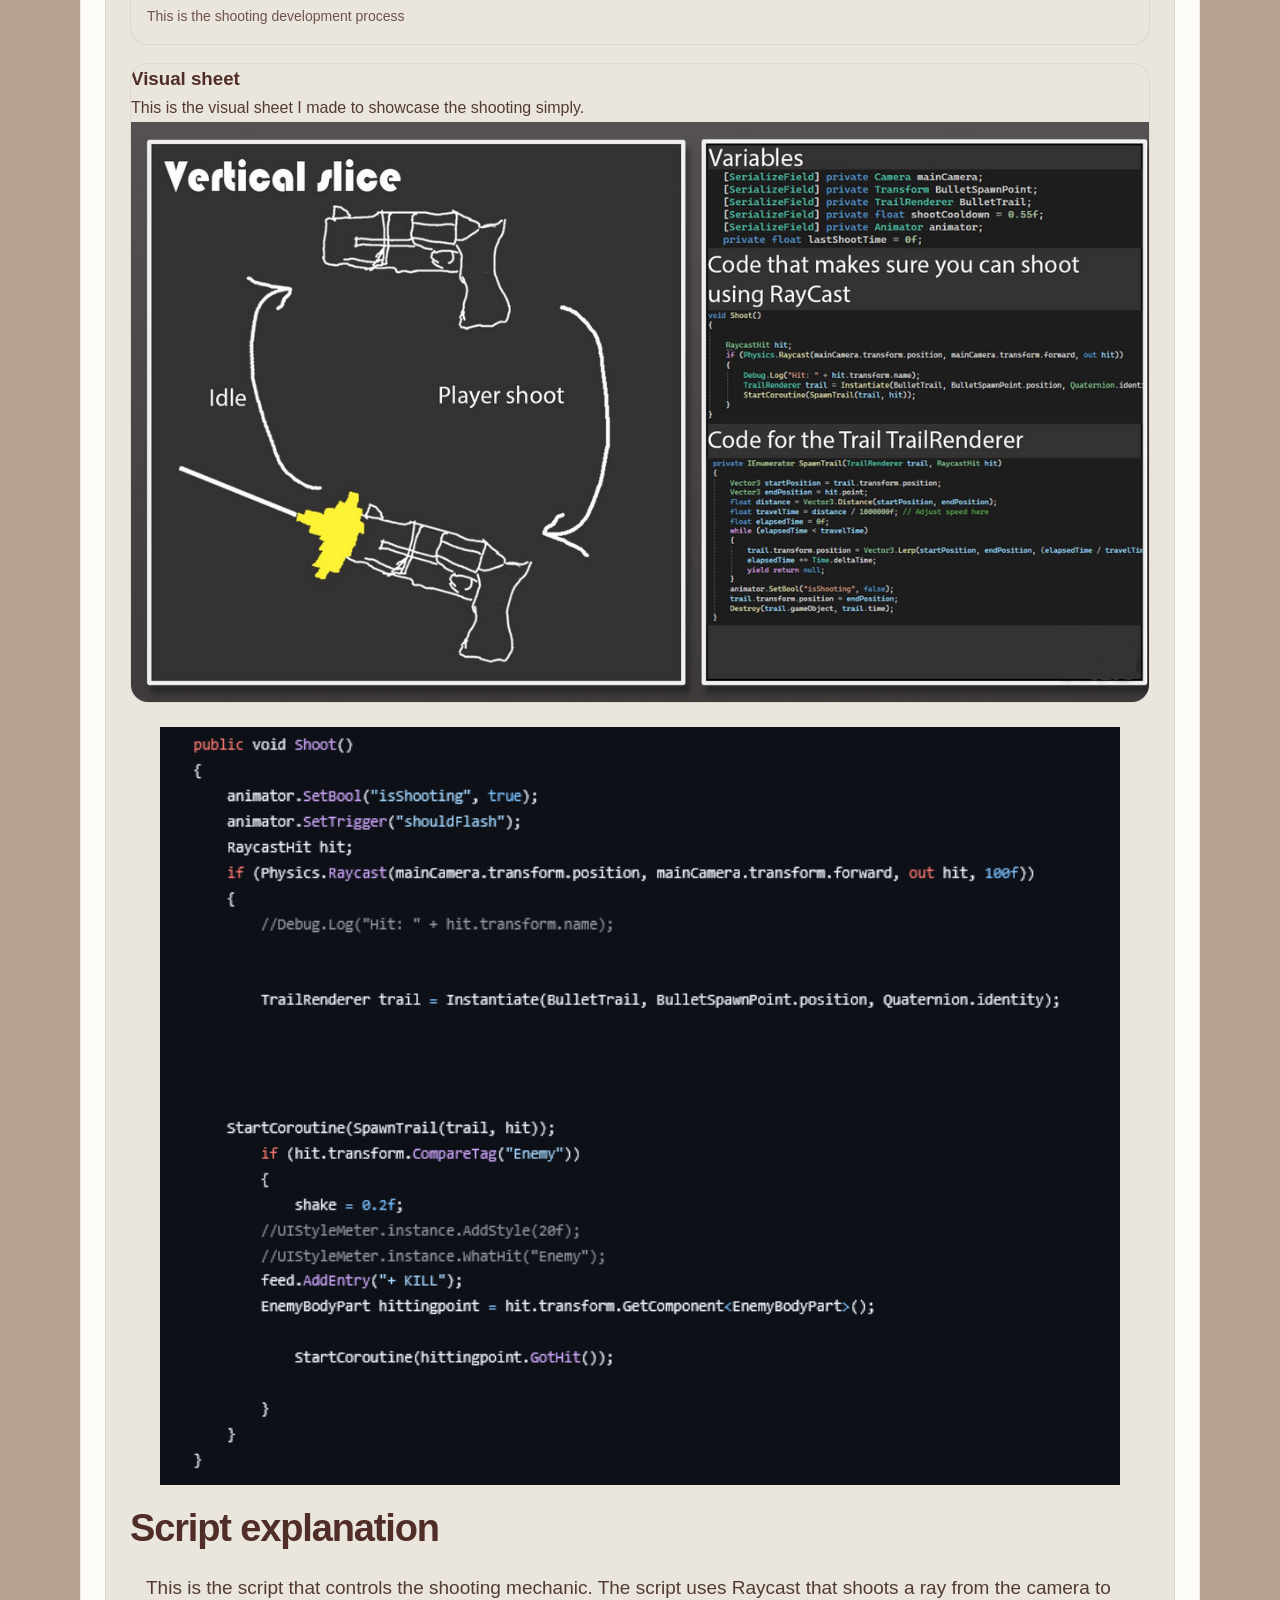
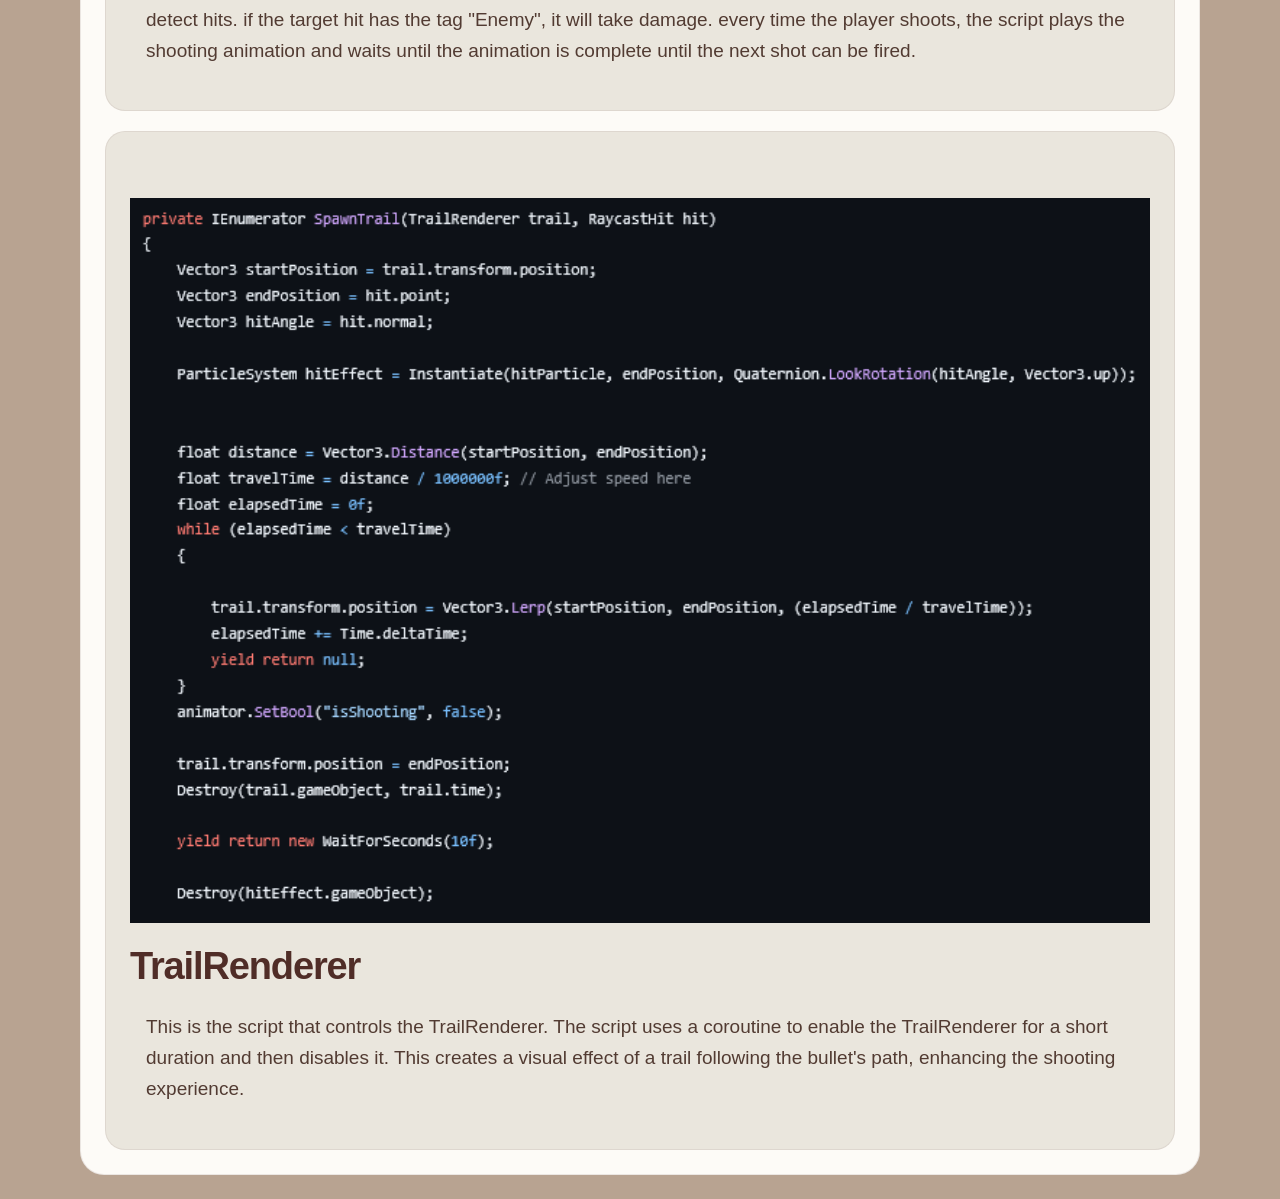
<file: Verticalslice.html>
<!DOCTYPE html>
<html lang="en">
<head>
	<meta charset="UTF-8">
	<meta name="viewport" content="width=device-width, initial-scale=1.0">
	<title>Ultrakill Vertical Slice</title>
	<link rel="stylesheet" href="styles.css">
	<style>
		.slice-page {
			min-height: 100vh;
			background: #b8a391;
			color: #502d27;
		}

		.slice-header {
			position: sticky;
			top: 0;
			z-index: 10;
			display: flex;
			justify-content: space-between;
			align-items: center;
			gap: 24px;
			padding: 20px 40px;
			background: #fdfbf7;
			border-bottom: 1px solid rgba(80, 45, 39, 0.12);
			opacity: 1;
			visibility: visible;
			transform: none;
			pointer-events: auto;
		}

		.slice-header a {
			color: #502d27;
			text-decoration: none;
			font-weight: 600;
			letter-spacing: 0.5px;
		}

		.slice-header nav {
			display: flex;
			gap: 24px;
			opacity: 1;
			visibility: visible;
			transform: none;
		}

		.slice-page .slice-header nav a {
			color: #502d27;
		}

		.slice-section {
			width: min(1120px, calc(100% - 32px));
			margin: 24px auto;
			background: #fdfbf7;
			border: 1px solid rgba(80, 45, 39, 0.1);
			border-radius: 24px;
		}

		.slice-section h2 {
			line-height: 1.05;
			letter-spacing: -0.03em;
			color: #502d27;
		}
		.slice-card p,
		.slice-list li {
			font-size: 16px;
			line-height: 1.75;
			color: #523b32;
		}

		.slice-meta {
			display: flex;
			gap: 12px;
			flex-wrap: wrap;
			margin-top: 24px;
		}

		.pill {
			display: inline-flex;
			align-items: center;
			padding: 10px 14px;
			border-radius: 999px;
			background: rgba(80, 45, 39, 0.08);
			color: #502d27;
			font-size: 13px;
			font-weight: 600;
		}

		.slice-grid {
			display: grid;
			grid-template-columns: repeat(12, 1fr);
			gap: 20px;
			padding: 24px;
		}

		.slice-card {
			background: #eae6dd;
			border: 1px solid rgba(80, 45, 39, 0.08);
			border-radius: 20px;
			padding: 24px;
		}

		.slice-section h2 {
			font-size: clamp(26px, 3vw, 38px);
			margin-bottom: 14px;
		}

		.team-card {
			grid-column: span 7;
		}

		.role-card {
			grid-column: span 5;
		}

		.gifs-card {
			grid-column: 1 / -1;
		}

		.shooting-card {
			grid-column: 1 / -1;
		}

		.gif-card {
			grid-column: 1 / -1;
		}

		.slice-list {
			list-style: none;
			display: grid;
			gap: 14px;
			margin-top: 18px;
		}

		.slice-list li {
			padding: 14px 16px;
			border-radius: 16px;
			background: rgba(80, 45, 39, 0.05);
		}

		.gif-grid {
			display: grid;
			grid-template-columns: 1fr;
			justify-items: center;
			gap: 18px;
			margin-top: 18px;
		}

		.gif-item {
			overflow: hidden;
			border-radius: 18px;
			background: #eae6dd;
			border: 1px solid rgba(80, 45, 39, 0.08);
			width: 100%;
			max-width: 960px;
		}

		.gif-item img {
			width: 100%;
			height: 480px;
			object-fit: cover;
			display: block;
		}

		.gif-caption {
			padding: 14px 16px 16px;
			font-size: 14px;
			color: rgba(80, 45, 39, 0.8);
		}

		.note {
			margin-top: 14px;
			font-size: 14px;
			color: rgba(80, 45, 39, 0.72);
		}

		@media (max-width: 860px) {
			.slice-header {
				padding: 16px 20px;
				flex-direction: column;
				align-items: flex-start;
			}

			.slice-section {
				width: min(1120px, calc(100% - 20px));
				margin: 16px auto;
			}

			.slice-grid {
				grid-template-columns: 1fr;
				padding: 18px;
			}

			.team-card,
			.role-card,
			.gifs-card {
				grid-column: auto;
			}

			.gif-item img {
				height: 320px;
			}
		}

		.shooting-preview {
			margin-top: 18px;
			border-radius: 18px;
			overflow: hidden;
			border: 1px solid rgba(80, 45, 39, 0.08);
			background: #eae6dd;
		}

		.shooting-preview img {
			width: 100%;
			height: 440px;
			object-fit: cover;
			display: block;
		}

		.shooting-preview-caption {
			padding: 14px 16px 16px;
			font-size: 14px;
			color: rgba(80, 45, 39, 0.8);
		}

		.process-picture {
			margin-top: 18px;
			border-radius: 18px;
			overflow: hidden;
			border: 1px solid rgba(80, 45, 39, 0.08);
			background: #eae6dd;
		}

		.process-picture img {
			width: 100%;
			height: 580px;
			object-fit: cover;
			display: block;
		}

		.process-picture-caption {
			padding: 14px 16px 16px;
			font-size: 14px;
			color: rgba(80, 45, 39, 0.8);
		}

		.shooting-code-image {
			display: block;
			width: 100%;
			max-width: 960px;
			height: auto;
			margin: 24px auto;
		}

		.trail-renderer-image {
			display: block;
			width: 100%;
			max-width: none;
			height: auto;
			margin: 24px auto;
		}

		@media (max-width: 860px) {
			.shooting-preview img {
				height: 320px;
			}

			.process-picture img {
				height: 440px;
			}
		}
		
		.slice-card p.ExplanationShooting {
			margin: 24px 16px 20px;
			font-size: 19px;
			line-height: 1.65;
			color: #523b32;
		}
	</style>
</head>
<body class="slice-page">
	<header class="slice-header">
		<a href="index.html">Back to portfolio</a>
		<nav aria-label="Portfolio navigation">
			<a href="index.html#work">Work</a>
			<a href="index.html#about">About</a>
			<a href="index.html#contact">Contact</a>
		</nav>
		<a href="#gifs">Jump to GIFs</a>
	</header>

	<main>
		<section class="slice-section">
			<div class="slice-grid">
				<article class="slice-card team-card">
					<h2>How the team worked</h2>
					<p>
						The first thing we did was get to know eachothers and what we were good at. Once we found out what we were good at, we started to plan the tasks for each person so we could work on the project as efficiently as possible.
					</p>
					<ul class="slice-list">
						<li>We did a standup every morning to discuss the day's goals and any blockers.</li>
						<li>We shared progress often in a shared group chat to keep everyone informed.</li>
						<li>We had a trello board to distribute tasks and track progress.</li>
					</ul>
				</article>

				<article class="slice-card role-card">
					<h2>What I did</h2>
					<p>
						My role in the project was to design and implement the shooting mechanic along with the UI.
					</p>
					<ul class="slice-list">
						<li>I designed and built the UI so the project felt clear and polished.</li>
						<li>I implemented the shooting mechanic and helped make it feel good to play.</li>
						<li>I tested the slice, found issues, and helped refine the final result with the team.</li>
					</ul>
					<p class="note">
					</p>
				</article>

				<article class="slice-card gifs-card" id="gifs">
					<div class="gif-grid">
						<figure class="gif-item">
							<img src="VerticalSlice.gif" alt="Vertical slice gameplay GIF">
						</figure>
					</div>
					
					<div class="shooting-preview">
						<img src="RecordingofGame_-_Trim-ezgif.com-video-to-gif-converter.gif" alt="Placeholder for shooting GIF">
						<div class="shooting-preview-caption">This is the shooting development process</div>
					</div>
					<div class="process-picture">
						<h3>Visual sheet</h3>
						<p>This is the visual sheet I made to showcase the shooting simply.</p>
						<img src="image23432423432423.png" alt="Visual sheet for the shooting mechanic">
					</div>
					<img class="shooting-code-image" src="Screensidhger[pfghknot_1.png" alt="Shooting script screenshot">
					<h2>Script explanation</h2>
					<p class="ExplanationShooting">
						This is the script that controls the shooting mechanic. The script uses Raycast that shoots a ray from the camera to detect hits. if the target hit has the tag "Enemy", it will take damage. every time the player shoots, the script plays the shooting animation and waits until the animation is complete until the next shot can be fired.
					</p>
				</article>

				<article class="slice-card gif-card">
					<div class="gif-grid">
						<img class="trail-renderer-image" src="ScreenshqEGewgerot_1.png" alt="TrailRenderer script screenshot">
					</div>
					<h2>TrailRenderer</h2>
					<p class="ExplanationShooting">
						This is the script that controls the TrailRenderer. The script uses a coroutine to enable the TrailRenderer for a short duration and then disables it. This creates a visual effect of a trail following the bullet's path, enhancing the shooting experience.
					</p>
				</article>
			</div>
		</section>
	</main>
</body>
</html>
</file>
<file: styles.css>
/* Reset and Base Styles */
* {
    margin: 0;
    padding: 0;
    box-sizing: border-box;
}

html {
    scroll-behavior: auto;
}

:root {
    --color-primary: #3b2b28;
    --color-secondary: #5e4a43;
    --color-muted: #b79d94;
    --color-bg: #e7dfd6;
    --color-white: #f7f3ee;

    --text-primary: var(--color-primary);
    --text-secondary: var(--color-secondary);
    --background-main: var(--color-bg);
    --background-surface: #f5f0eb;
    --border-soft: #d5c4bd;
    --accent: var(--color-secondary);
    --accent-hover: #4f3b35;

    --spacing-sm: 8px;
    --spacing-md: 16px;
    --spacing-lg: 24px;
    --spacing-xl: 40px;
    --spacing-2xl: 80px;

}

body {
    font-family: -apple-system, BlinkMacSystemFont, 'Segoe UI', 'Helvetica Neue', sans-serif;
    background-color: var(--background-main);
    color: var(--text-primary);
    line-height: 1.6;
    margin: 0;
    overflow-x: hidden;
} 

/* Header & Navigation */
header {
    position: fixed;
    top: 0;
    left: 0;
    right: 0;
    width: 100%;
    padding: var(--spacing-lg) var(--spacing-xl);
    display: flex;
    justify-content: space-between;
    align-items: center;
    z-index: 1000;
    background: transparent;
    border-bottom: 1px solid transparent;
    opacity: 0;
    visibility: hidden;
    transform: translateY(-100%);
    pointer-events: none;
    transition: opacity 250ms ease, transform 250ms ease, visibility 250ms ease, background-color 250ms ease, border-color 250ms ease;
}

header.menu-visible {
    opacity: 1;
    visibility: visible;
    transform: translateY(0);
    pointer-events: auto;
}

header.is-scrolled {
    background: rgba(247, 243, 238, 0.96);
    border-bottom-color: rgba(88, 65, 58, 0.12);
}

header:not(.is-scrolled) .logo,
header:not(.is-scrolled) nav a {
    color: var(--color-white);
}

.logo {
    font-size: 18px;
    color: var(--color-primary);
    font-weight: 500;
    text-decoration: none;
    letter-spacing: 0.5px;
}

nav {
    display: flex;
    gap: var(--spacing-xl);
    opacity: 0;
    visibility: hidden;
    transform: translateY(-8px);
    transition: opacity 250ms ease, transform 250ms ease, visibility 250ms ease;
}

header.menu-visible nav {
    opacity: 1;
    visibility: visible;
    transform: translateY(0);
}

nav a {
    color: var(--color-primary);
    text-decoration: none;
    font-size: 13px;
    font-weight: 500;
    letter-spacing: 1px;
    text-transform: uppercase;
    position: relative;
}

/* Hero Section */
.hero {
    min-height: 100svh;
    padding: 0;
    margin: 0;
}

.project-carousel,
.project-slide {
    min-height: 100svh;
}

.project-carousel {
    position: relative;
    overflow: hidden;
    background: #241a18;
}

.project-slide {
    position: absolute;
    inset: 0;
    display: flex;
    align-items: flex-end;
    padding: clamp(120px, 18vh, 180px) clamp(24px, 7vw, 96px);
    opacity: 0;
    visibility: hidden;
    transition: opacity 700ms ease, visibility 700ms ease;
}

.project-slide.is-active {
    opacity: 1;
    visibility: visible;
    z-index: 1;
}

.project-slide > img {
    position: absolute;
    inset: 0;
    width: 100%;
    height: 100%;
    object-fit: cover;
    object-position: center;
}

.project-slide-overlay {
    position: absolute;
    inset: 0;
    background: linear-gradient(90deg, rgba(20, 13, 12, 0.66), rgba(20, 13, 12, 0.12) 72%),
        linear-gradient(0deg, rgba(20, 13, 12, 0.42), transparent 42%);
}

.project-slide-content {
    position: relative;
    z-index: 2;
    max-width: 560px;
    color: var(--color-white);
}

.project-slide-kicker {
    margin-bottom: var(--spacing-md);
    color: #ead7ce;
    font-size: 12px;
    font-weight: 400;
    letter-spacing: 1px;
    text-transform: uppercase;
}

.project-slide-content h1 {
    margin-bottom: var(--spacing-md);
    font-size: clamp(34px, 5vw, 64px);
    line-height: 1;
    letter-spacing: -2px;
}

.intro-section {
    background-color: #eae6dd;
    padding: calc(var(--spacing-2xl) + 20px) var(--spacing-lg) 60px;
}

.intro-content {
    max-width: 850px;
    margin: 0 auto;
    text-align: center;
}

.intro-greeting {
    margin-bottom: var(--spacing-md);
    color: var(--text-secondary);
    font-size: 15px;
}

.intro-name {
    display: flex;
    align-items: center;
    justify-content: center;
    gap: var(--spacing-lg);
    margin-top: 28px;
}

.intro-name img {
    width: 140px;
    height: 185px;
    border-radius: 12px 12px 4px 12px;
    object-fit: cover;
}

.intro-name h1 {
    margin-bottom: 4px;
    color: var(--text-primary);
    font-size: clamp(36px, 6vw, 64px);
    line-height: 1;
    letter-spacing: -2px;
}

.intro-name p {
    color: var(--text-secondary);
    font-size: 16px;
}

.project-slide-content > p:not(.project-slide-kicker) {
    max-width: 390px;
    margin-bottom: var(--spacing-lg);
    color: #f2e8e1;
    font-size: 15px;
}

.project-slide-link {
    display: inline-flex;
    gap: var(--spacing-sm);
    align-items: center;
    color: var(--color-white);
    border-bottom: 1px solid rgba(247, 243, 238, 0.55);
    padding-bottom: 3px;
    text-decoration: none;
    font-size: 14px;
    font-weight: 500;
}

.carousel-controls {
    position: absolute;
    right: clamp(24px, 8vw, 120px);
    bottom: clamp(34px, 7vh, 72px);
    z-index: 3;
    display: flex;
    align-items: center;
    gap: 12px;
}

.carousel-arrow,
.carousel-dot {
    border: 0;
    cursor: pointer;
}

.carousel-arrow {
    width: 34px;
    height: 34px;
    color: var(--color-white);
    border: 0;
    background: transparent;
    border-radius: 0;
    font-size: 18px;
}

.carousel-dots {
    display: flex;
    gap: 8px;
}

.carousel-dot {
    width: 18px;
    height: 3px;
    background: rgba(247, 243, 238, 0.45);
}

.carousel-dot.is-active {
    background: var(--color-white);
}

.scroll-prompt {
    position: absolute;
    right: clamp(24px, 8vw, 120px);
    top: 50%;
    z-index: 3;
    display: flex;
    flex-direction: column;
    gap: 8px;
    align-items: center;
    color: var(--color-white);
    font-size: 10px;
    letter-spacing: 1px;
    text-decoration: none;
    text-transform: uppercase;
    writing-mode: vertical-rl;
}

.scroll-prompt span {
    font-size: 20px;
}

/* Work Section */
.work-intro {
    background-color: #eae6dd;
    padding: var(--spacing-2xl) var(--spacing-lg);
    scroll-margin-top: 100px;
    text-align: center;
}

.work-intro-content {
    max-width: 600px;
    margin: 0 auto;
}

.work-intro-content h3 {
    font-size: 32px;
    margin-bottom: var(--spacing-md);
    color: var(--color-primary);
    font-weight: 600;
}

.work-intro-content p {
    font-size: 16px;
    color: var(--color-secondary);
    line-height: 1.7;
}

.work-section {
    background-color: var(--background-main);
    padding: var(--spacing-2xl) var(--spacing-lg);
}

.work-content {
    max-width: 1200px;
    margin: 0 auto;
}

.work-content h3 {
    font-size: 32px;
    margin-bottom: var(--spacing-2xl);
    color: var(--color-primary);
    text-align: center;
    font-weight: 600;
}

.projects-grid {
    display: grid;
    grid-template-columns: repeat(auto-fit, minmax(320px, 1fr));
    gap: var(--spacing-xl);
}

.extra-project[hidden] {
    display: none !important;
}

.work-section.projects-expanded .extra-project {
    display: flex;
}

.project-card {
    background-color: var(--background-surface);
    border: 1px solid var(--border-soft);
    border-radius: 10px;
    overflow: hidden;
    display: flex;
    flex-direction: column;
    height: 100%;
}

.project-image {
    width: 100%;
    height: 220px;
    overflow: hidden;
    background: #e5ddd7;
    position: relative;
    border-bottom: 1px solid var(--border-soft);
}

.project-image img {
    width: 100%;
    height: 100%;
    object-fit: cover;
}

.project-info {
    padding: var(--spacing-lg);
    flex-grow: 1;
    display: flex;
    flex-direction: column;
}

.project-info h4 {
    font-size: 18px;
    margin-bottom: var(--spacing-md);
    color: var(--color-primary);
    font-weight: 600;
}

.project-info p {
    font-size: 15px;
    color: var(--text-secondary);
    margin-bottom: var(--spacing-lg);
    line-height: 1.7;
    flex-grow: 1;
}

.project-link {
    display: inline-flex;
    align-items: center;
    color: var(--accent);
    text-decoration: none;
    font-weight: 500;
    font-size: 14px;
    width: fit-content;
}

.more-projects-toggle {
    margin: var(--spacing-xl) auto 0;
    display: inline-flex;
    align-items: center;
    gap: var(--spacing-sm);
    border: 1px solid var(--border-soft);
    background-color: transparent;
    color: var(--text-primary);
    border-radius: 8px;
    padding: 10px 18px;
    cursor: pointer;
}

.more-projects-toggle .arrow {
    font-size: 18px;
    line-height: 1;
}

/* About Section */
.about-section {
    background-color: #eae6dd;
    padding: var(--spacing-2xl) var(--spacing-lg);
    scroll-margin-top: 100px;
}

.about-content {
    max-width: 850px;
    margin: 0 auto;
}

.about-content h3 {
    font-size: 32px;
    margin-bottom: var(--spacing-lg);
    color: var(--color-primary);
    text-align: center;
    font-weight: 600;
}

.about-content p {
    font-size: 16px;
    line-height: 1.8;
    color: var(--color-secondary);
}

.about-cv-link {
    display: inline-flex;
    align-items: center;
    justify-content: center;
    margin-top: var(--spacing-lg);
    padding: 12px 22px;
    background-color: var(--color-primary);
    color: var(--color-white);
    border-radius: 8px;
    text-decoration: none;
    font-size: 17px;
    font-weight: 600;
}

.contact-section {
    background-color: var(--background-main);
    padding: var(--spacing-2xl) var(--spacing-lg);
    scroll-margin-top: 100px;
}

.contact-content {
    max-width: 600px;
    margin: 0 auto;
    text-align: center;
}

.contact-content h3 {
    font-size: 32px;
    margin-bottom: var(--spacing-md);
    color: var(--color-primary);
    font-weight: 600;
}

.contact-content > p {
    font-size: 16px;
    color: var(--color-primary);
    margin-bottom: var(--spacing-2xl);
    line-height: 1.7;
}

.contact-links {
    display: flex;
    gap: var(--spacing-xl);
    justify-content: center;
    flex-wrap: wrap;
}

.contact-link {
    display: inline-flex;
    align-items: center;
    justify-content: center;
    padding: 12px 18px;
    background-color: var(--color-white);
    color: var(--color-primary);
    text-decoration: none;
    border: 1px solid var(--border-soft);
    border-radius: 8px;
    font-weight: 500;
    font-size: 15px;
}

/* CV Section */
.cv-section {
    padding: var(--spacing-2xl) var(--spacing-xl);
    background-color: var(--background-main);
}

.cv-content {
    max-width: 900px;
    margin: 0 auto;
}

.cv-content h3 {
    font-size: 32px;
    margin-bottom: var(--spacing-2xl);
    color: var(--color-primary);
    font-weight: 600;
}

.cv-section-block {
    margin-bottom: var(--spacing-2xl);
    background-color: var(--background-surface);
    padding: var(--spacing-lg);
    border-radius: 12px;
}

.cv-section-block h4 {
    font-size: 20px;
    margin-bottom: var(--spacing-lg);
    color: var(--color-primary);
    font-weight: 600;
    border-bottom: 2px solid var(--color-muted);
    padding-bottom: var(--spacing-md);
}

.cv-info-grid {
    display: grid;
    grid-template-columns: repeat(auto-fit, minmax(300px, 1fr));
    gap: var(--spacing-lg);
}

.cv-info-item {
    display: flex;
    flex-direction: column;
}

.cv-label {
    font-weight: 600;
    color: var(--color-primary);
    margin-bottom: var(--spacing-sm);
    font-size: 14px;
    text-transform: uppercase;
    letter-spacing: 0.5px;
}

.cv-info-item span:last-child {
    color: var(--text-secondary);
    font-size: 15px;
}

.cv-info-item a {
    color: var(--color-secondary);
    text-decoration: none;
}

.cv-timeline {
    display: flex;
    flex-direction: column;
    gap: var(--spacing-lg);
}

.cv-entry {
    padding-left: var(--spacing-lg);
    border-left: 2px solid var(--color-muted);
    position: relative;
}

.cv-entry::before {
    content: '';
    position: absolute;
    left: -8px;
    top: 4px;
    width: 12px;
    height: 12px;
    background-color: var(--color-secondary);
    border-radius: 50%;
    border: 2px solid var(--background-surface);
}

.cv-entry-header {
    display: flex;
    justify-content: space-between;
    align-items: baseline;
    margin-bottom: var(--spacing-sm);
    flex-wrap: wrap;
    gap: var(--spacing-md);
}

.cv-job-title,
.cv-program {
    font-weight: 600;
    color: var(--color-primary);
    font-size: 16px;
}

.cv-date {
    color: var(--color-muted);
    font-size: 14px;
    font-weight: 500;
}

.cv-company {
    color: var(--text-secondary);
    font-size: 14px;
    margin-top: var(--spacing-sm);
}

.cv-skills {
    display: grid;
    grid-template-columns: repeat(auto-fit, minmax(280px, 1fr));
    gap: var(--spacing-lg);
}

.cv-skill {
    display: flex;
    flex-direction: column;
    padding: var(--spacing-md);
    background-color: rgba(80, 45, 39, 0.05);
    border-radius: 8px;
    border-left: 3px solid var(--color-secondary);
}

.skill-name {
    font-weight: 600;
    color: var(--color-primary);
    font-size: 15px;
    margin-bottom: var(--spacing-sm);
}

.skill-level {
    color: var(--text-secondary);
    font-size: 14px;
}

.cv-languages {
    display: grid;
    grid-template-columns: repeat(auto-fit, minmax(200px, 1fr));
    gap: var(--spacing-md);
}

.cv-language {
    display: flex;
    justify-content: space-between;
    align-items: center;
    padding: var(--spacing-md);
    background-color: rgba(82, 59, 50, 0.05);
    border-radius: 8px;
    border-left: 3px solid var(--color-muted);
}

.language-name {
    font-weight: 600;
    color: var(--color-primary);
    font-size: 15px;
}

.language-level {
    color: var(--text-secondary);
    font-size: 14px;
    font-weight: 500;
}

/* Responsive Design */
@media (max-width: 768px) {
    header {
        padding: var(--spacing-md) var(--spacing-lg);
    }

    nav {
        gap: var(--spacing-lg);
    }

    nav a {
        font-size: 12px;
    }

    .logo {
        font-size: 16px;
    }

    .name {
        font-size: clamp(28px, 10vw, 44px);
        margin-bottom: var(--spacing-xl);
    }

    .introduction {
        font-size: 11px;
    }

    .hero {
        min-height: 100svh;
    }

    .project-slide {
        padding: 110px var(--spacing-lg) 150px;
    }

    .project-slide-content h1 {
        letter-spacing: -1px;
    }

    .carousel-controls {
        right: var(--spacing-lg);
        bottom: 34px;
    }

    .scroll-prompt {
        display: none;
    }

    .work-intro,
    .work-section,
    .about-section,
    .intro-section {
        padding: var(--spacing-xl) var(--spacing-md);
    }

    .intro-name h1 {
        font-size: clamp(32px, 10vw, 48px);
    }

    .work-intro-content h3,
    .work-content h3,
    .about-content h3 {
        font-size: 24px;
        margin-bottom: var(--spacing-xl);
    }

    .projects-grid {
        grid-template-columns: 1fr;
        gap: var(--spacing-lg);
    }

    .more-projects-toggle {
        width: 100%;
        justify-content: center;
    }

    .project-image {
        height: 200px;
    }

    .cv-section {
        padding: var(--spacing-xl) var(--spacing-md);
    }

    .cv-content h3 {
        font-size: 24px;
    }

    .cv-info-grid {
        grid-template-columns: 1fr;
    }

    .cv-skills {
        grid-template-columns: 1fr;
    }

    .cv-languages {
        grid-template-columns: 1fr;
    }
}

@media (max-width: 480px) {
    header {
        flex-direction: column;
        gap: var(--spacing-md);
        padding: var(--spacing-md);
    }

    nav {
        gap: var(--spacing-md);
    }

    .logo {
        font-size: 14px;
    }

    nav a {
        font-size: 11px;
        letter-spacing: 0.5px;
    }

    .name {
        font-size: clamp(24px, 8vw, 36px);
        margin-bottom: var(--spacing-lg);
        gap: var(--spacing-md);
    }

    .name img {
        left: -26px;
        width: 110px;
        height: 150px;
        max-width: 110px;
        max-height: 150px;
    }

    .hero {
        margin-top: 50px;
        padding: var(--spacing-md);
    }
}
</file>
